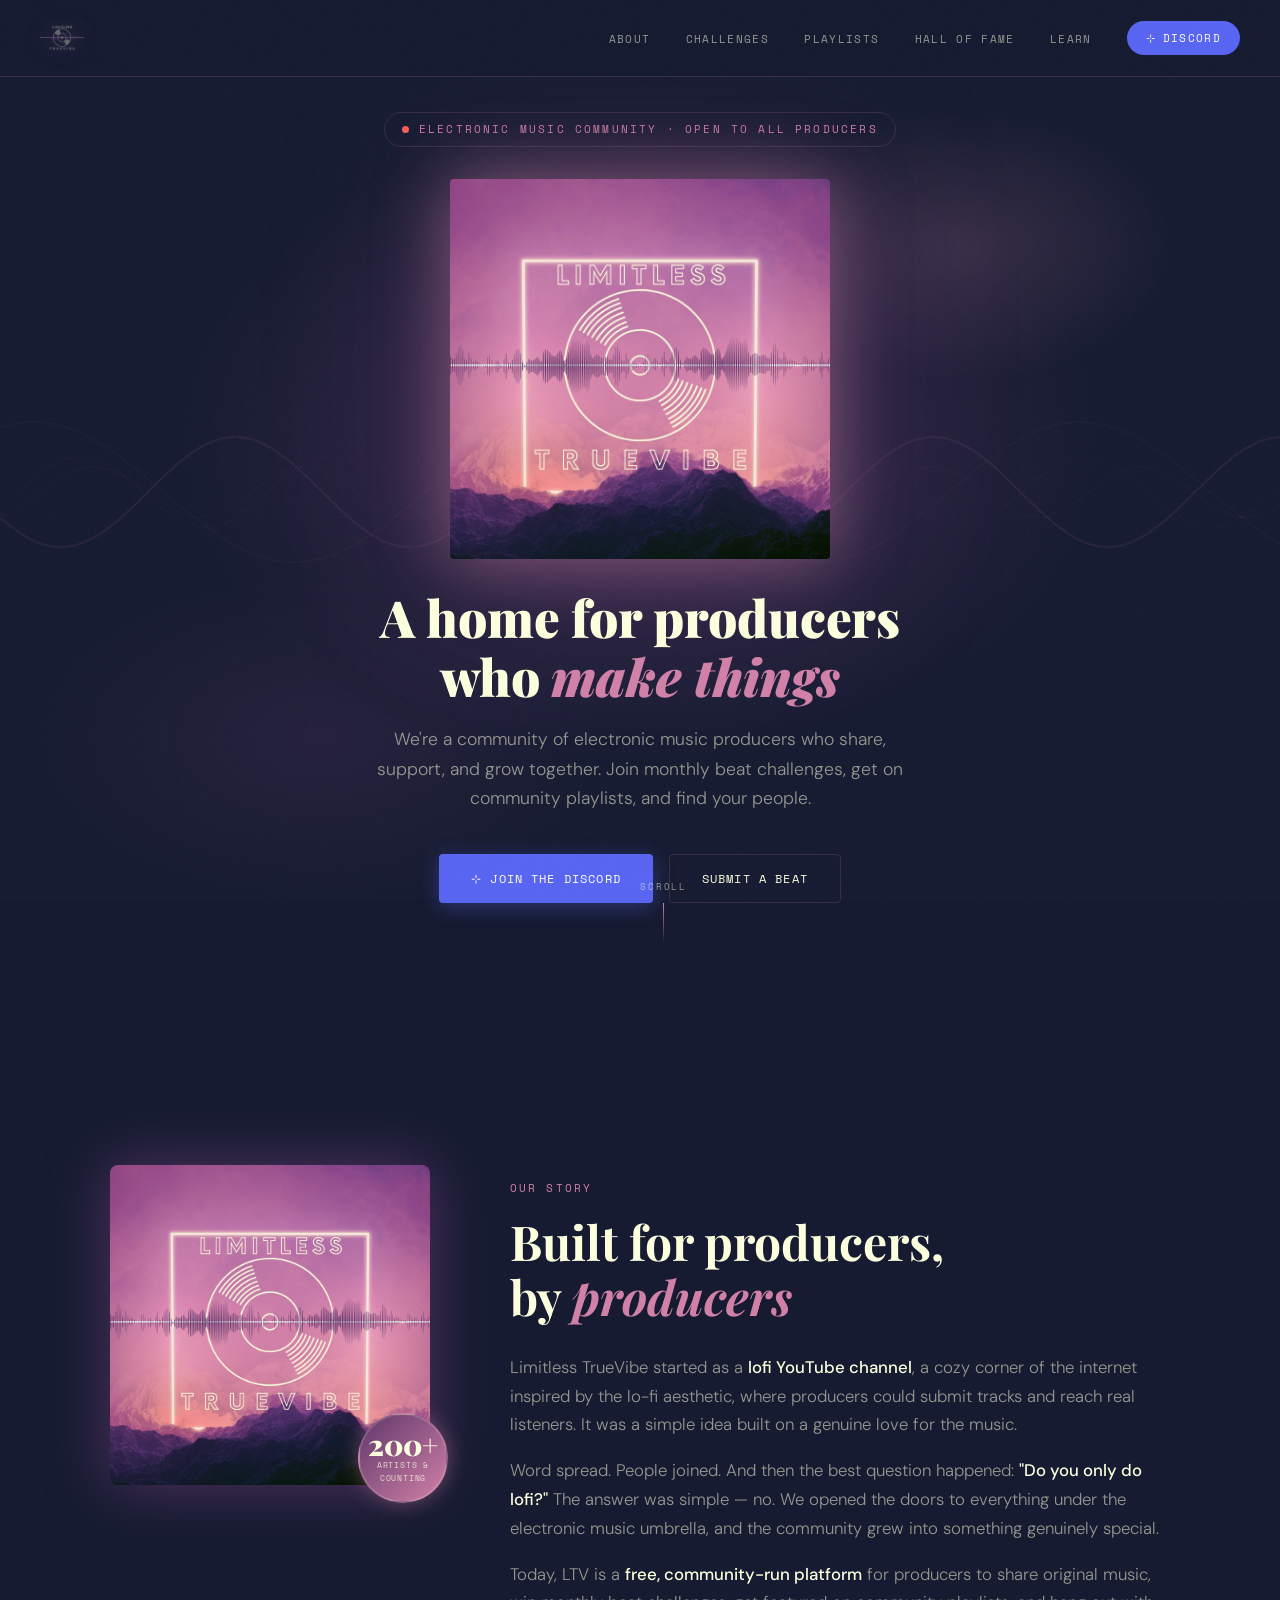
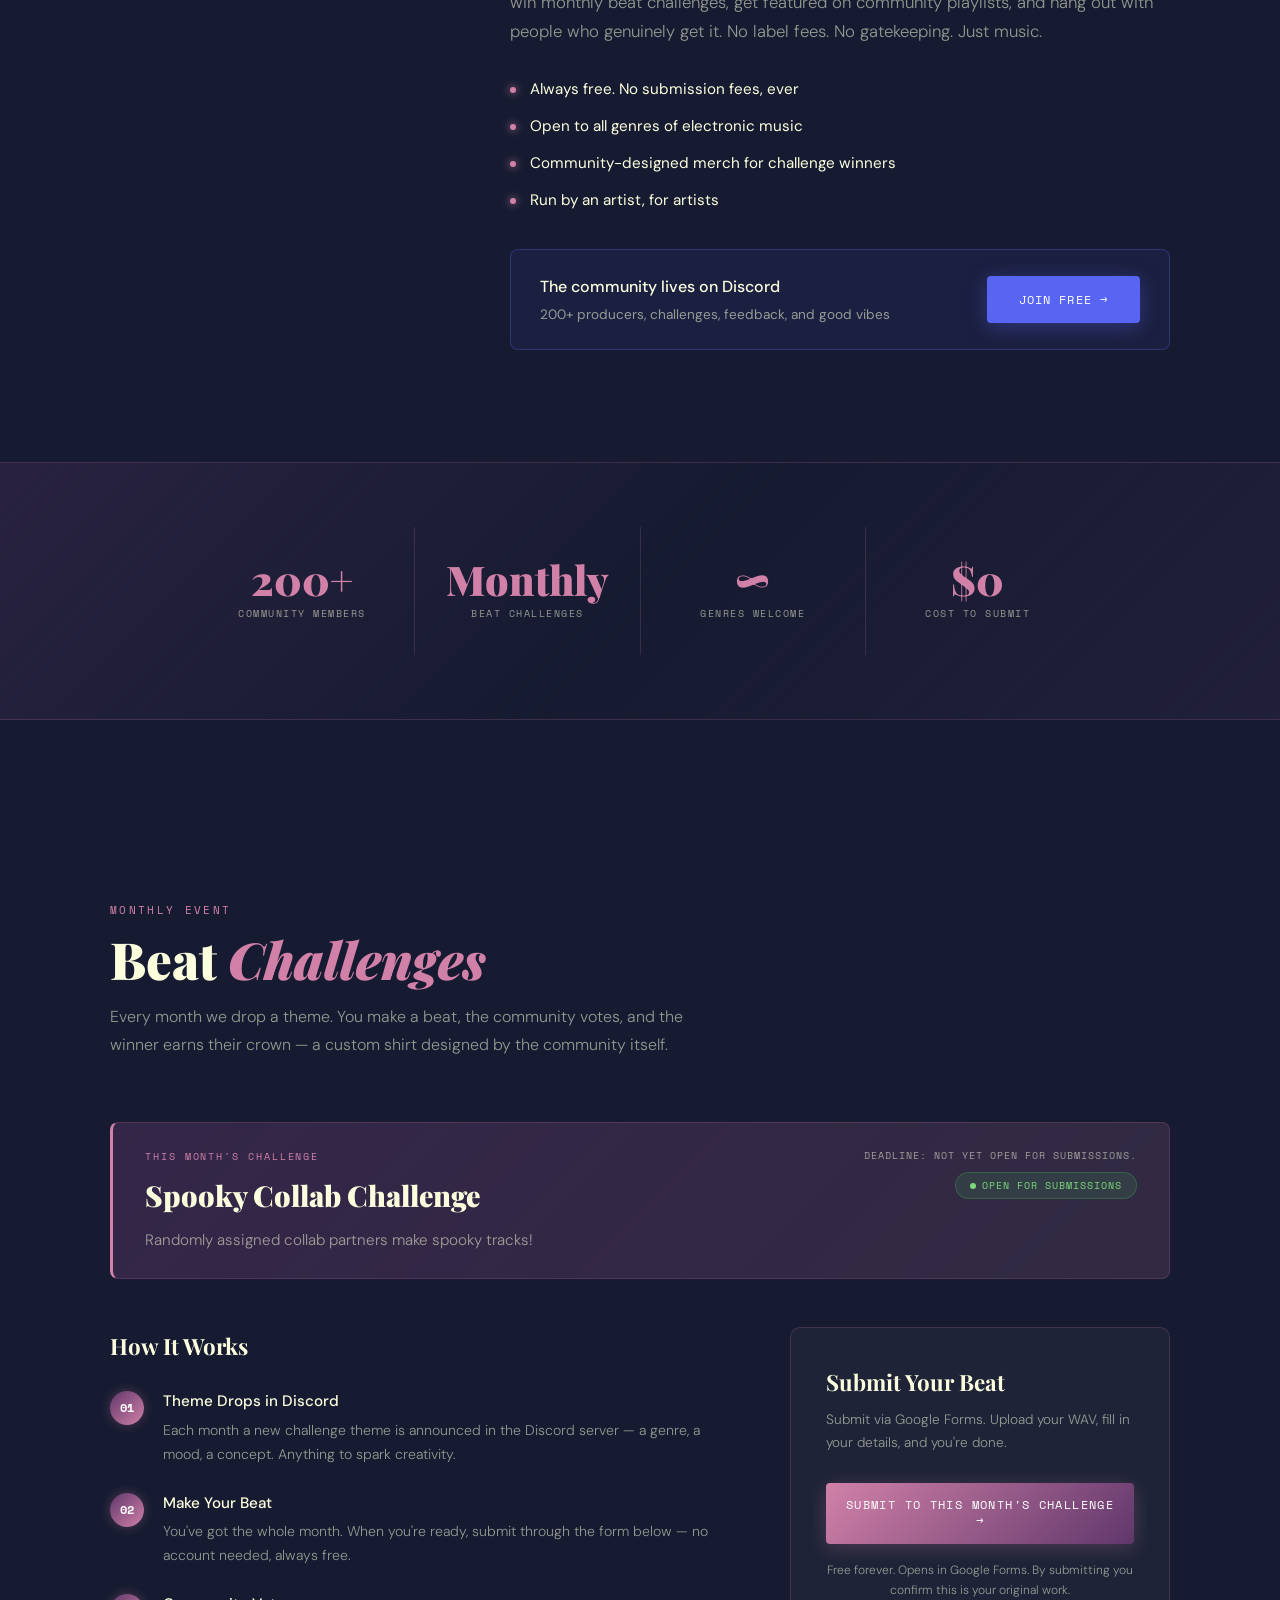
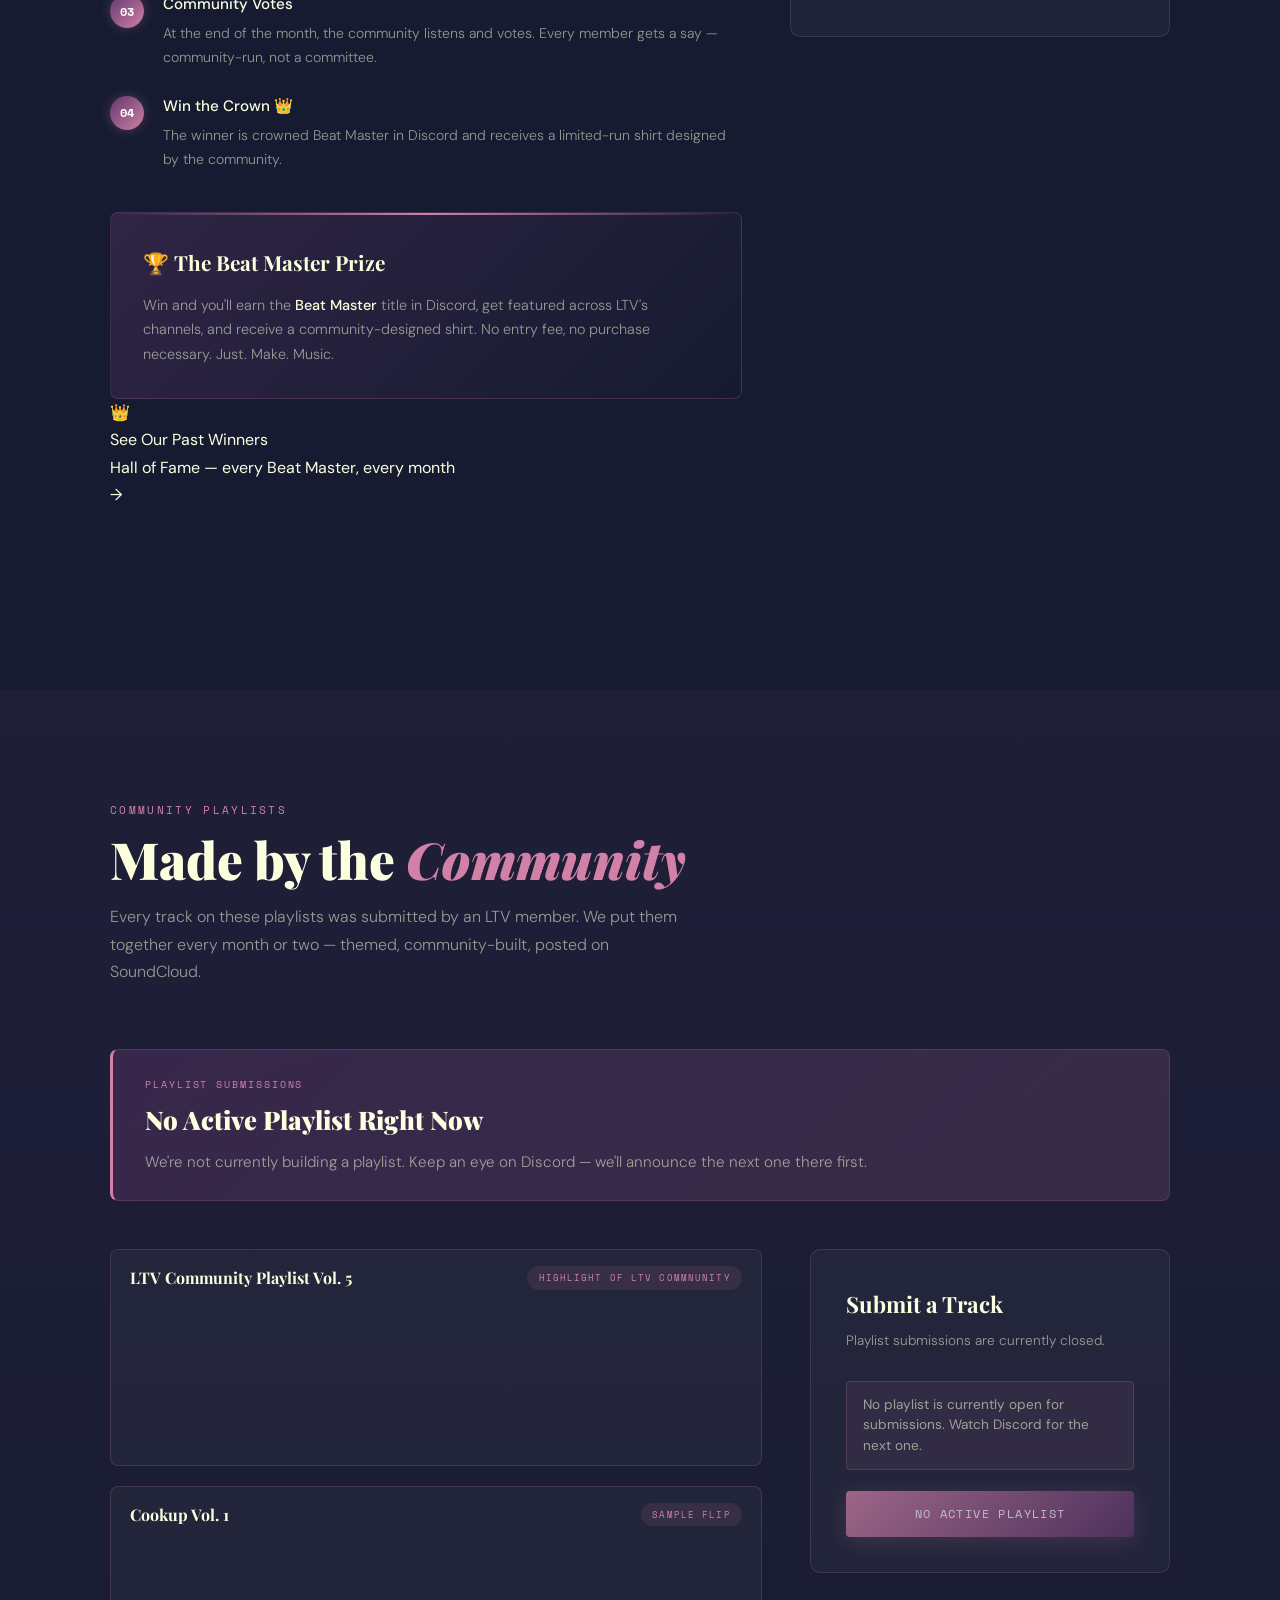
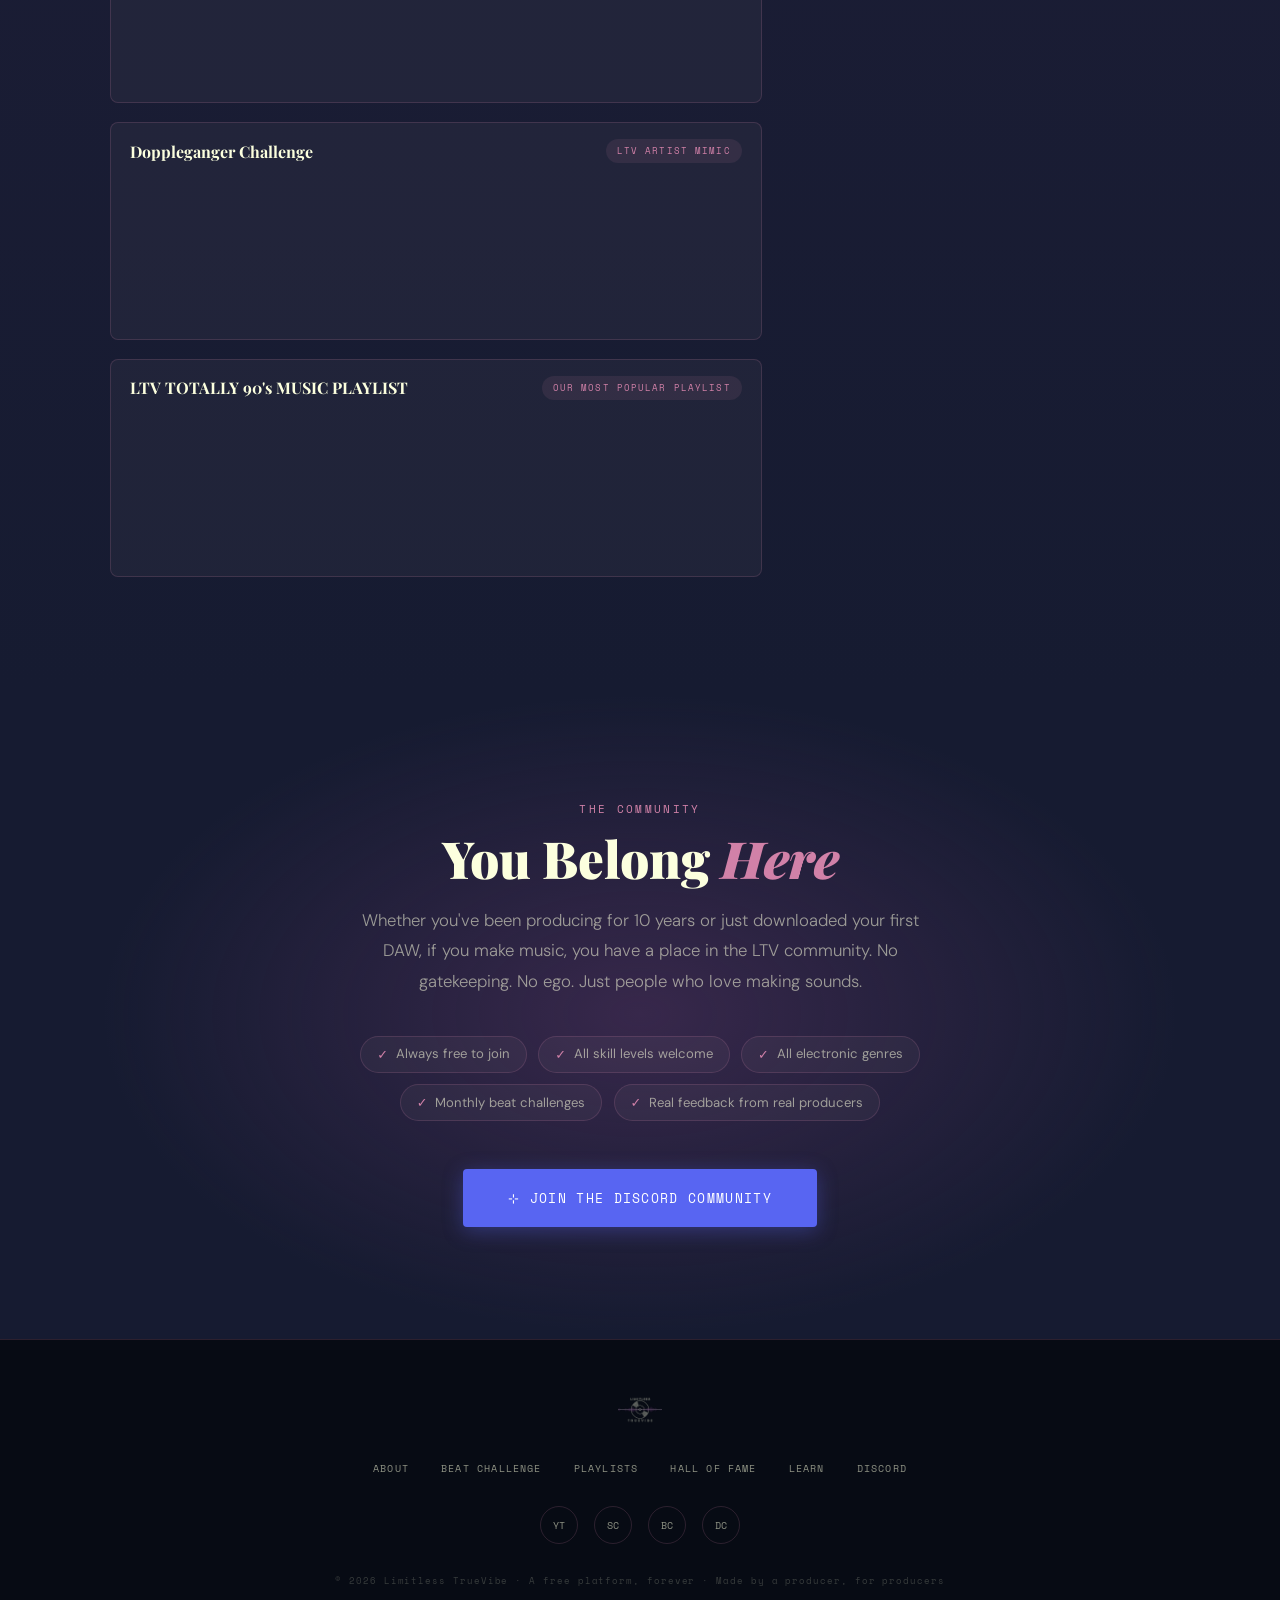
<file: index.html>
<!DOCTYPE html>
<html lang="en">
<head>
  <meta charset="UTF-8">
  <meta name="viewport" content="width=device-width, initial-scale=1.0">
  <meta name="description" content="Limitless TrueVibe — A free community for electronic music producers. Join monthly beat challenges, get on community playlists, and find your people.">
  <meta name="theme-color" content="#161b31">
  <meta property="og:title" content="Limitless TrueVibe">
  <meta property="og:description" content="A free community for electronic music producers. Beat challenges, playlists, and good vibes.">
  <meta property="og:image" content="assets/images/logo-hero.jpg">
  <meta property="og:type" content="website">
  <title>Limitless TrueVibe — A Home for Electronic Music Producers</title>
  <link rel="preconnect" href="https://fonts.googleapis.com">
  <link rel="preconnect" href="https://fonts.gstatic.com" crossorigin>
  <link href="https://fonts.googleapis.com/css2?family=Playfair+Display:ital,wght@0,700;0,900;1,700&family=DM+Sans:wght@300;400;500&family=Space+Mono:wght@400;700&display=swap" rel="stylesheet">
  <link rel="stylesheet" href="styles.css">
  <link rel="icon" type="image/png" href="assets/images/logo-hero.jpg">
</head>
<body>

  <!-- NAV -->
  <nav id="navbar">
    <a href="#hero" class="nav-logo-link">
      <img class="nav-logo" src="assets/images/logo-no-bg.png" alt="Limitless TrueVibe">
    </a>
    <ul class="nav-links">
      <li><a href="#about">About</a></li>
      <li><a href="#challenges">Challenges</a></li>
      <li><a href="#playlists">Playlists</a></li>
      <li><a href="halloffame.html">Hall of Fame</a></li>
      <li><a href="learn.html">Learn</a></li>
      <li><a href="https://discord.gg/AFdeZHfDZN" target="_blank" rel="noopener" class="nav-discord"><span>⊹</span> Discord</a></li>
    </ul>
    <button class="nav-hamburger" id="navHamburger" aria-label="Open menu">
      <span></span><span></span><span></span>
    </button>
  </nav>

  <div class="mobile-menu" id="mobileMenu">
    <ul>
      <li><a href="#about" class="mobile-link">About</a></li>
      <li><a href="#challenges" class="mobile-link">Challenges</a></li>
      <li><a href="#playlists" class="mobile-link">Playlists</a></li>
      <li><a href="halloffame.html" class="mobile-link">Hall of Fame</a></li>
      <li><a href="learn.html" class="mobile-link">Learn</a></li>
      <li><a href="https://discord.gg/AFdeZHfDZN" target="_blank" rel="noopener" class="mobile-link mobile-discord">Join the Discord</a></li>
    </ul>
  </div>

  <!-- HERO -->
  <section id="hero">
    <div class="hero-glow" aria-hidden="true"></div>
    <div class="particles" id="particles" aria-hidden="true"></div>
    <canvas class="hero-wave-canvas" id="heroWaveCanvas" aria-hidden="true"></canvas>
    <div class="hero-content">
      <div class="hero-eyebrow">
        <span class="live-dot" aria-hidden="true"></span>
        Electronic Music Community &middot; Open to All Producers
      </div>
      <img class="hero-logo" src="assets/images/logo-hero.jpg" alt="Limitless TrueVibe">
      <h1 class="hero-headline">A home for producers<br>who <em>make things</em></h1>
      <p class="hero-sub">We're a community of electronic music producers who share, support, and grow together. Join monthly beat challenges, get on community playlists, and find your people.</p>
      <div class="hero-actions">
        <a href="https://discord.gg/AFdeZHfDZN" target="_blank" rel="noopener" class="btn btn-discord">⊹ Join the Discord</a>
        <a href="#challenges" class="btn btn-outline">Submit a Beat</a>
      </div>
    </div>
    <div class="scroll-hint" aria-hidden="true">
      <span>Scroll</span>
      <div class="scroll-arrow"></div>
    </div>
  </section>

  <div class="wave-strip" id="ws1" aria-hidden="true"></div>

  <!-- ABOUT -->
  <section id="about">
    <div class="about-wrap">
      <div class="about-left reveal">
        <img class="about-logo-img" src="assets/images/logo-hero.jpg" alt="Limitless TrueVibe Logo">
        <div class="about-badge" aria-label="200+ community members">
          <span class="badge-num">200+</span>
          <span class="badge-label">Artists &<br>Counting</span>
        </div>
      </div>
      <div class="about-right reveal reveal-d1">
        <span class="tag-line">Our Story</span>
        <h2 class="about-headline">Built for producers,<br>by <em>producers</em></h2>
        <p class="about-body">Limitless TrueVibe started as a <strong>lofi YouTube channel</strong>, a cozy corner of the internet inspired by the lo-fi aesthetic, where producers could submit tracks and reach real listeners. It was a simple idea built on a genuine love for the music.</p>
        <p class="about-body">Word spread. People joined. And then the best question happened: <strong>"Do you only do lofi?"</strong> The answer was simple — no. We opened the doors to everything under the electronic music umbrella, and the community grew into something genuinely special.</p>
        <p class="about-body">Today, LTV is a <strong>free, community-run platform</strong> for producers to share original music, win monthly beat challenges, get featured on community playlists, and hang out with people who genuinely get it. No label fees. No gatekeeping. Just music.</p>
        <ul class="about-values">
          <li><span class="value-dot" aria-hidden="true"></span> Always free. No submission fees, ever</li>
          <li><span class="value-dot" aria-hidden="true"></span> Open to all genres of electronic music</li>
          <li><span class="value-dot" aria-hidden="true"></span> Community-designed merch for challenge winners</li>
          <li><span class="value-dot" aria-hidden="true"></span> Run by an artist, for artists</li>
        </ul>
        <div class="about-discord-cta">
          <div class="discord-cta-text">
            <p>The community lives on Discord</p>
            <p>200+ producers, challenges, feedback, and good vibes</p>
          </div>
          <a href="https://discord.gg/AFdeZHfDZN" target="_blank" rel="noopener" class="btn btn-discord">Join Free →</a>
        </div>
      </div>
    </div>
  </section>

  <!-- STATS -->
  <div id="stats">
    <div class="stats-row">
      <div class="stat-block reveal"><div class="stat-num">200+</div><div class="stat-lbl">Community Members</div></div>
      <div class="stat-block reveal reveal-d1"><div class="stat-num">Monthly</div><div class="stat-lbl">Beat Challenges</div></div>
      <div class="stat-block reveal reveal-d2"><div class="stat-num">∞</div><div class="stat-lbl">Genres Welcome</div></div>
      <div class="stat-block reveal reveal-d3"><div class="stat-num">$0</div><div class="stat-lbl">Cost to Submit</div></div>
    </div>
  </div>

  <div class="wave-strip" id="ws2" aria-hidden="true"></div>

  <!-- BEAT CHALLENGES -->
  <section id="challenges">
    <div class="challenges-inner">
      <div class="section-header reveal">
        <span class="section-tag">Monthly Event</span>
        <h2 class="section-h">Beat <em>Challenges</em></h2>
        <p class="section-sub">Every month we drop a theme. You make a beat, the community votes, and the winner earns their crown — a custom shirt designed by the community itself.</p>
      </div>

      <!-- Challenge banner — populated by script.js -->
      <div class="current-challenge-banner reveal" id="challengeBanner"></div>

      <div class="challenge-layout">
        <div class="challenge-info reveal reveal-d1">
          <h3 class="challenge-sub-h">How It Works</h3>
          <ol class="how-it-works">
            <li class="step">
              <span class="step-num" aria-hidden="true">01</span>
              <div class="step-text"><h4>Theme Drops in Discord</h4><p>Each month a new challenge theme is announced in the Discord server — a genre, a mood, a concept. Anything to spark creativity.</p></div>
            </li>
            <li class="step">
              <span class="step-num" aria-hidden="true">02</span>
              <div class="step-text"><h4>Make Your Beat</h4><p>You've got the whole month. When you're ready, submit through the form below — no account needed, always free.</p></div>
            </li>
            <li class="step">
              <span class="step-num" aria-hidden="true">03</span>
              <div class="step-text"><h4>Community Votes</h4><p>At the end of the month, the community listens and votes. Every member gets a say — community-run, not a committee.</p></div>
            </li>
            <li class="step">
              <span class="step-num" aria-hidden="true">04</span>
              <div class="step-text"><h4>Win the Crown 👑</h4><p>The winner is crowned Beat Master in Discord and receives a limited-run shirt designed by the community.</p></div>
            </li>
          </ol>
          <div class="prize-card">
            <h4>🏆 The Beat Master Prize</h4>
            <p>Win and you'll earn the <strong>Beat Master</strong> title in Discord, get featured across LTV's channels, and receive a community-designed shirt. No entry fee, no purchase necessary. Just. Make. Music.</p>
          </div>

          <!-- Past winners link -->
          <div class="hof-cta reveal reveal-d2">
            <a href="halloffame.html" class="hof-cta-link">
              <span class="hof-cta-crown">👑</span>
              <div>
                <div class="hof-cta-title">See Our Past Winners</div>
                <div class="hof-cta-sub">Hall of Fame — every Beat Master, every month</div>
              </div>
              <span class="hof-cta-arrow">→</span>
            </a>
          </div>
        </div>

        <!-- Challenge submission card — populated by script.js -->
        <div class="challenge-form-wrap reveal reveal-d2">
          <div class="form-card" id="challengeFormCard"></div>
        </div>
      </div>
    </div>
  </section>

  <div class="wave-strip" id="ws3" aria-hidden="true"></div>

  <!-- PLAYLISTS -->
  <section id="playlists">
    <div class="playlists-inner">
      <div class="section-header reveal">
        <span class="section-tag">Community Playlists</span>
        <h2 class="section-h">Made by the <em>Community</em></h2>
        <p class="section-sub">Every track on these playlists was submitted by an LTV member. We put them together every month or two — themed, community-built, posted on SoundCloud.</p>
      </div>

      <!-- Playlist banner — populated by script.js -->
      <div class="current-playlist-banner reveal" id="playlistBanner"></div>

      <div class="playlists-layout">
        <div class="playlists-embeds reveal" id="playlistEmbeds"></div>

        <!-- Playlist submission card — populated by script.js -->
        <div class="playlist-form-wrap reveal reveal-d1">
          <div class="form-card" id="playlistFormCard"></div>
        </div>
      </div>
    </div>
  </section>

  <!-- JOIN CTA -->
  <section id="join">
    <div class="join-inner">
      <div class="reveal">
        <span class="section-tag">The Community</span>
        <h2 class="section-h join-h">You Belong <em>Here</em></h2>
        <p class="join-body">Whether you've been producing for 10 years or just downloaded your first DAW, if you make music, you have a place in the LTV community. No gatekeeping. No ego. Just people who love making sounds.</p>
      </div>
      <ul class="join-facts reveal reveal-d1">
        <li class="join-fact">Always free to join</li>
        <li class="join-fact">All skill levels welcome</li>
        <li class="join-fact">All electronic genres</li>
        <li class="join-fact">Monthly beat challenges</li>
        <li class="join-fact">Real feedback from real producers</li>
      </ul>
      <div class="reveal reveal-d2">
        <a href="https://discord.gg/AFdeZHfDZN" target="_blank" rel="noopener" class="btn btn-discord btn-join-big">⊹ Join the Discord Community</a>
      </div>
    </div>
  </section>

  <!-- FOOTER -->
  <footer id="footer">
    <img class="footer-logo" src="assets/images/logo-no-bg.png" alt="Limitless TrueVibe">
    <nav class="footer-nav" aria-label="Footer navigation">
      <a href="#about">About</a>
      <a href="#challenges">Beat Challenge</a>
      <a href="#playlists">Playlists</a>
      <a href="halloffame.html">Hall of Fame</a>
      <a href="learn.html">Learn</a>
      <a href="https://discord.gg/AFdeZHfDZN" target="_blank" rel="noopener">Discord</a>
    </nav>
    <div class="footer-socials">
      <a href="http://youtube.com/@limitlesstruevibe" target="_blank" rel="noopener" class="soc" aria-label="YouTube">YT</a>
      <a href="https://soundcloud.com/limitless_truevibe" target="_blank" rel="noopener" class="soc" aria-label="SoundCloud">SC</a>
      <a href="https://limitlesstruevibe.bandcamp.com/album/starlit-signals-a-truevibe-compilation" target="_blank" rel="noopener" class="soc" aria-label="Bandcamp">BC</a>
      <a href="https://discord.gg/AFdeZHfDZN" target="_blank" rel="noopener" class="soc" aria-label="Discord">DC</a>
    </div>
    <p class="footer-copy">&copy; <span id="footerYear"></span> Limitless TrueVibe &middot; A free platform, forever &middot; Made by a producer, for producers</p>
  </footer>

  <!-- ADMIN PANEL — visible at ?admin=1 -->
  <button class="admin-fab" id="adminFab" aria-label="Open admin panel">⚙ Manage Content</button>
  <div class="admin-modal-overlay" id="adminOverlay">
    <div class="admin-modal">
      <button class="admin-close" id="adminClose" aria-label="Close">✕</button>
      <h2>⚙ Manage Content</h2>
      <p class="admin-sub">Changes save instantly and apply site-wide. Copy values back into script.js to make them permanent.</p>

      <div class="admin-tabs">
        <button class="admin-tab active" data-panel="challenge">Challenge</button>
        <button class="admin-tab" data-panel="playlist">Playlist</button>
        <button class="admin-tab" data-panel="links">Links</button>
      </div>

      <!-- Challenge tab -->
      <div class="admin-panel active" id="adminPanelChallenge">
        <div class="field"><label for="adminChallengeTitle">Challenge Name</label><input id="adminChallengeTitle" type="text"></div>
        <div class="field"><label for="adminChallengeDesc">Description</label><textarea id="adminChallengeDesc"></textarea></div>
        <div class="field"><label for="adminChallengeDeadline">Deadline (display text)</label><input id="adminChallengeDeadline" type="text" placeholder="e.g. May 31, 2026"></div>
        <div class="field">
          <label for="adminChallengeType">Challenge Type</label>
          <select id="adminChallengeType">
            <option value="standard">Standard</option>
            <option value="mimic">Mimic / Doppelganger</option>
          </select>
        </div>
        <div class="admin-toggle-row">
          <span class="admin-toggle-label">Submissions Open</span>
          <label class="toggle-switch">
            <input type="checkbox" id="adminChallengeOpen">
            <span class="toggle-track"></span>
          </label>
        </div>
        <div class="admin-toggle-row">
          <span class="admin-toggle-label">Voting Active</span>
          <label class="toggle-switch">
            <input type="checkbox" id="adminChallengeVoting">
            <span class="toggle-track"></span>
          </label>
        </div>
        <button class="admin-save-btn" id="saveChallenge">Save Challenge</button>
      </div>

      <!-- Playlist tab -->
      <div class="admin-panel" id="adminPanelPlaylist">
        <div class="field"><label for="adminPlaylistTitle">Playlist Name</label><input id="adminPlaylistTitle" type="text"></div>
        <div class="field"><label for="adminPlaylistDesc">Description / Theme</label><textarea id="adminPlaylistDesc"></textarea></div>
        <div class="field"><label for="adminPlaylistDeadline">Submission Deadline</label><input id="adminPlaylistDeadline" type="text" placeholder="e.g. June 15, 2026"></div>
        <div class="admin-toggle-row">
          <span class="admin-toggle-label">Submissions Open</span>
          <label class="toggle-switch">
            <input type="checkbox" id="adminPlaylistOpen">
            <span class="toggle-track"></span>
          </label>
        </div>
        <button class="admin-save-btn" id="savePlaylist">Save Playlist</button>
      </div>

      <!-- Links tab -->
      <div class="admin-panel" id="adminPanelLinks">
        <p class="admin-sub" style="margin-bottom:1.2rem;">Paste your Google Form URLs here. Toggle switches control whether the buttons show on the site.</p>
        <div class="field"><label for="adminChallengeFormUrl">Challenge Submission Form URL</label><input id="adminChallengeFormUrl" type="url" placeholder="https://forms.google.com/..."></div>
        <div class="field"><label for="adminVotingFormUrl">Voting Form URL</label><input id="adminVotingFormUrl" type="url" placeholder="https://forms.google.com/..."></div>
        <div class="field"><label for="adminPlaylistFormUrl">Playlist Submission Form URL</label><input id="adminPlaylistFormUrl" type="url" placeholder="https://forms.google.com/..."></div>
        <button class="admin-save-btn" id="saveLinks">Save Links</button>
      </div>

    </div>
  </div>

  <script src="script.js"></script>
</body>
</html>
</file>
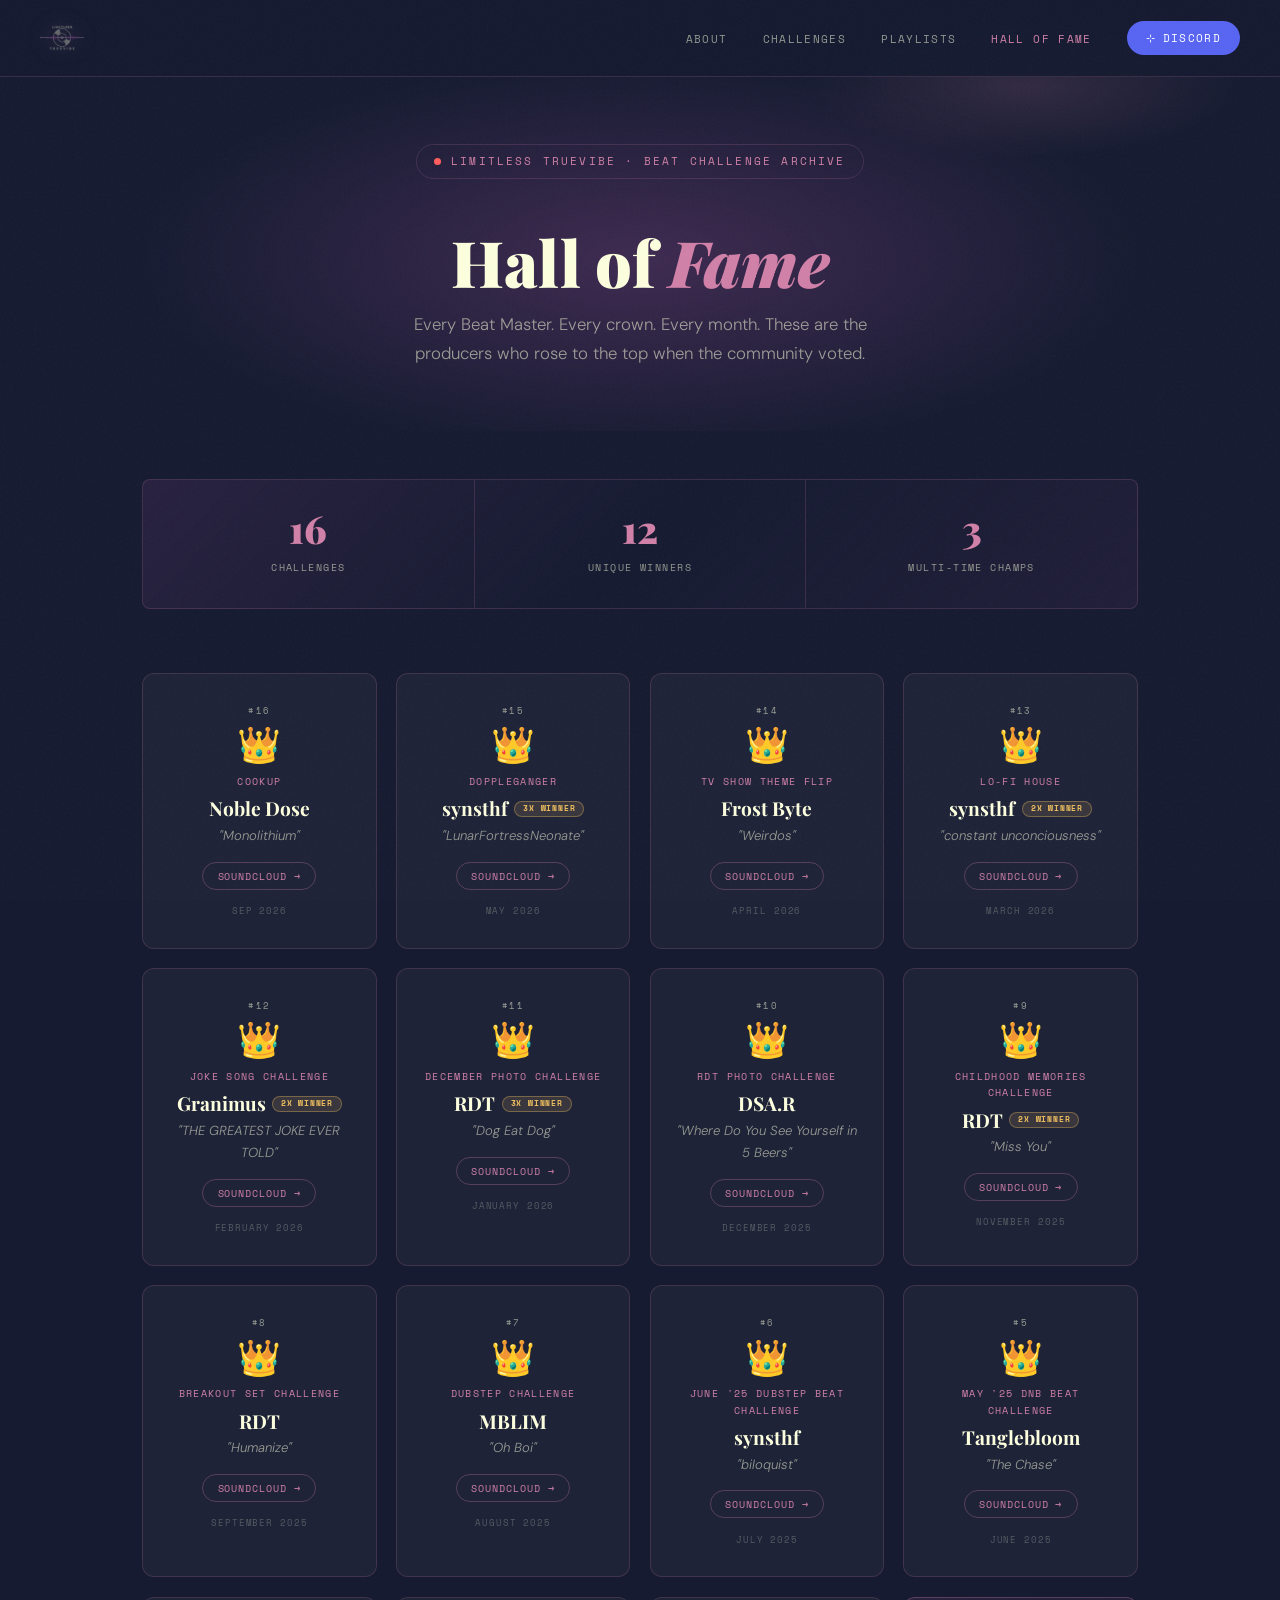
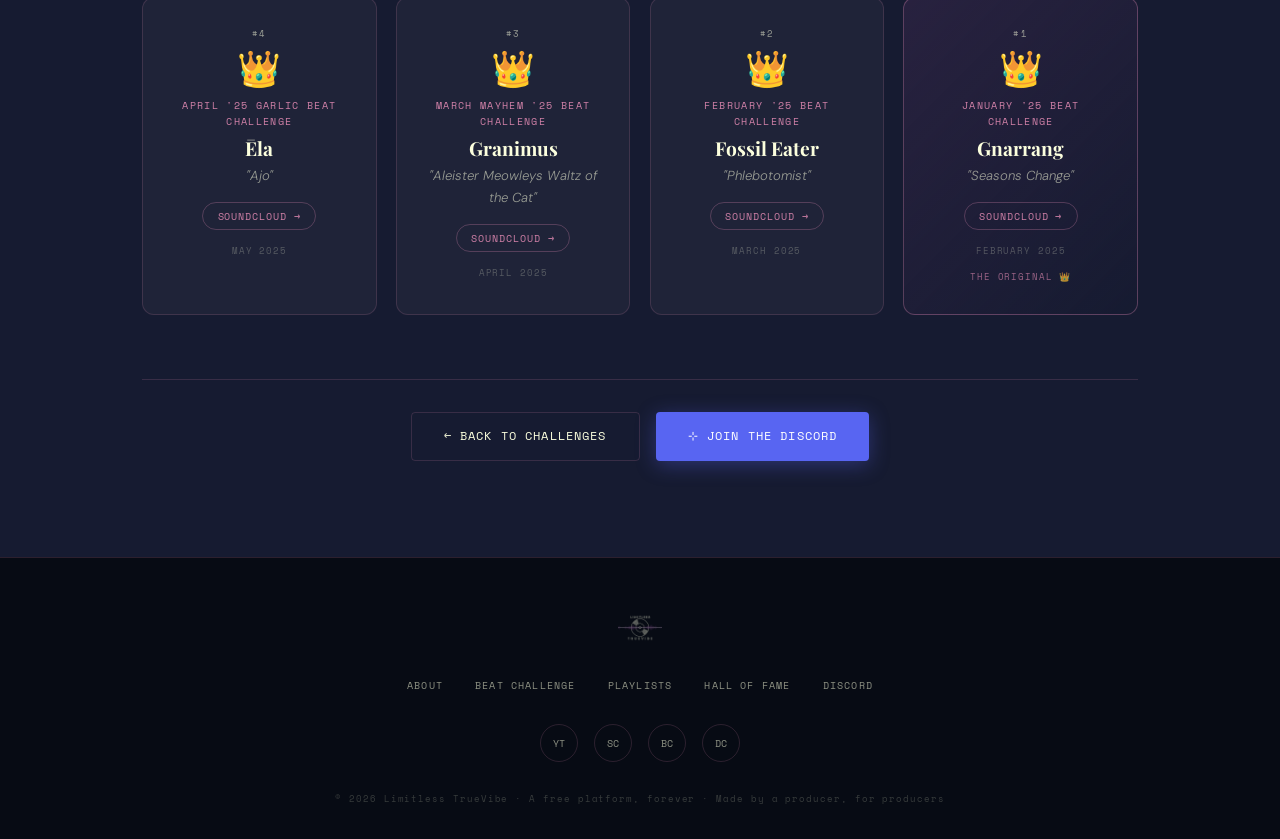
<file: halloffame.html>
<!DOCTYPE html>
<html lang="en">
<head>
  <meta charset="UTF-8">
  <meta name="viewport" content="width=device-width, initial-scale=1.0">
  <meta name="description" content="Limitless TrueVibe Hall of Fame — every Beat Master, every month.">
  <meta name="theme-color" content="#161b31">
  <title>Hall of Fame — Limitless TrueVibe</title>
  <link rel="preconnect" href="https://fonts.googleapis.com">
  <link rel="preconnect" href="https://fonts.gstatic.com" crossorigin>
  <link href="https://fonts.googleapis.com/css2?family=Playfair+Display:ital,wght@0,700;0,900;1,700&family=DM+Sans:wght@300;400;500&family=Space+Mono:wght@400;700&display=swap" rel="stylesheet">
  <link rel="stylesheet" href="styles.css">
  <link rel="stylesheet" href="halloffame.css">
  <link rel="icon" type="image/png" href="assets/images/logo-hero.jpg">
</head>
<body>

  <!-- NAV -->
  <nav id="navbar">
    <a href="index.html" class="nav-logo-link">
      <img class="nav-logo" src="assets/images/logo-no-bg.png" alt="Limitless TrueVibe">
    </a>
    <ul class="nav-links">
      <li><a href="index.html#about">About</a></li>
      <li><a href="index.html#challenges">Challenges</a></li>
      <li><a href="index.html#playlists">Playlists</a></li>
      <li><a href="halloffame.html" class="nav-active">Hall of Fame</a></li>
      <li><a href="https://discord.gg/AFdeZHfDZN" target="_blank" rel="noopener" class="nav-discord"><span>⊹</span> Discord</a></li>
    </ul>
    <button class="nav-hamburger" id="navHamburger" aria-label="Open menu">
      <span></span><span></span><span></span>
    </button>
  </nav>

  <div class="mobile-menu" id="mobileMenu">
    <ul>
      <li><a href="index.html#about" class="mobile-link">About</a></li>
      <li><a href="index.html#challenges" class="mobile-link">Challenges</a></li>
      <li><a href="index.html#playlists" class="mobile-link">Playlists</a></li>
      <li><a href="halloffame.html" class="mobile-link">Hall of Fame</a></li>
      <li><a href="https://discord.gg/AFdeZHfDZN" target="_blank" rel="noopener" class="mobile-link mobile-discord">Join the Discord</a></li>
    </ul>
  </div>

  <!-- HERO -->
  <section class="hof-hero">
    <div class="hof-hero-glow" aria-hidden="true"></div>
    <div class="hof-hero-content">
      <div class="hero-eyebrow">
        <span class="live-dot" aria-hidden="true"></span>
        Limitless TrueVibe &middot; Beat Challenge Archive
      </div>
      <h1 class="hof-title">Hall of <em>Fame</em></h1>
      <p class="hof-subtitle">Every Beat Master. Every crown. Every month. These are the producers who rose to the top when the community voted.</p>
    </div>
  </section>

  <!-- HALL OF FAME GRID -->
  <main class="hof-main">

    <div class="hof-stats-bar">
      <div class="hof-stat"><span class="hof-stat-num">16</span><span class="hof-stat-lbl">Challenges</span></div>
      <div class="hof-stat"><span class="hof-stat-num">12</span><span class="hof-stat-lbl">Unique Winners</span></div>
      <div class="hof-stat"><span class="hof-stat-num">3</span><span class="hof-stat-lbl">Multi-Time Champs</span></div>
    </div>

    <div class="hof-grid">

      <!-- #16 -->
      <div class="hof-card reveal">
        <div class="hof-card-num">#16</div>
        <div class="hof-card-crown">👑</div>
        <div class="hof-card-challenge">Cookup</div>
        <div class="hof-card-winner">Noble Dose</div>
        <div class="hof-card-track">"Monolithium"</div>
        <a href="https://soundcloud.com/nobledose" target="_blank" rel="noopener" class="hof-sc-btn">SoundCloud →</a>
        <div class="hof-card-date">Sep 2026</div>
      </div>
      
      <!-- #15 -->
      <div class="hof-card reveal">
        <div class="hof-card-num">#15</div>
        <div class="hof-card-crown">👑</div>
        <div class="hof-card-challenge">Doppleganger</div>
        <div class="hof-card-winner">synsthf <span class="hof-multi-badge">3x Winner</span></div>
        <div class="hof-card-track">"LunarFortressNeonate"</div>
        <a href="https://soundcloud.com/synsthf" target="_blank" rel="noopener" class="hof-sc-btn">SoundCloud →</a>
        <div class="hof-card-date">May 2026</div>
      </div>

      <!-- #14 — Most recent first -->
      <div class="hof-card reveal">
        <div class="hof-card-num">#14</div>
        <div class="hof-card-crown">👑</div>
        <div class="hof-card-challenge">TV Show Theme Flip</div>
        <div class="hof-card-winner">Frost Byte</div>
        <div class="hof-card-track">"Weirdos"</div>
        <a href="https://soundcloud.com/danthibodeau" target="_blank" rel="noopener" class="hof-sc-btn">SoundCloud →</a>
        <div class="hof-card-date">April 2026</div>
      </div>

      <!-- #13 -->
      <div class="hof-card reveal">
        <div class="hof-card-num">#13</div>
        <div class="hof-card-crown">👑</div>
        <div class="hof-card-challenge">Lo-Fi House</div>
        <div class="hof-card-winner">synsthf <span class="hof-multi-badge">2x Winner</span></div>
        <div class="hof-card-track">"constant unconciousness"</div>
        <a href="https://soundcloud.com/synsthf" target="_blank" rel="noopener" class="hof-sc-btn">SoundCloud →</a>
        <div class="hof-card-date">March 2026</div>
      </div>

      <!-- #12 -->
      <div class="hof-card reveal">
        <div class="hof-card-num">#12</div>
        <div class="hof-card-crown">👑</div>
        <div class="hof-card-challenge">Joke Song Challenge</div>
        <div class="hof-card-winner">Granimus <span class="hof-multi-badge">2x Winner</span></div>
        <div class="hof-card-track">"THE GREATEST JOKE EVER TOLD"</div>
        <a href="https://soundcloud.com/granimusmusic" target="_blank" rel="noopener" class="hof-sc-btn">SoundCloud →</a>
        <div class="hof-card-date">February 2026</div>
      </div>

      <!-- #11 -->
      <div class="hof-card reveal">
        <div class="hof-card-num">#11</div>
        <div class="hof-card-crown">👑</div>
        <div class="hof-card-challenge">December Photo Challenge</div>
        <div class="hof-card-winner">RDT <span class="hof-multi-badge">3x Winner</span></div>
        <div class="hof-card-track">"Dog Eat Dog"</div>
        <a href="https://soundcloud.com/rdavidtyler" target="_blank" rel="noopener" class="hof-sc-btn">SoundCloud →</a>
        <div class="hof-card-date">January 2026</div>
      </div>

      <!-- #10 -->
      <div class="hof-card reveal">
        <div class="hof-card-num">#10</div>
        <div class="hof-card-crown">👑</div>
        <div class="hof-card-challenge">RDT Photo Challenge</div>
        <div class="hof-card-winner">DSA.R</div>
        <div class="hof-card-track">"Where Do You See Yourself in 5 Beers"</div>
        <a href="https://soundcloud.com/dsa-r-disappointer" target="_blank" rel="noopener" class="hof-sc-btn">SoundCloud →</a>
        <div class="hof-card-date">December 2025</div>
      </div>

      <!-- #9 -->
      <div class="hof-card reveal">
        <div class="hof-card-num">#9</div>
        <div class="hof-card-crown">👑</div>
        <div class="hof-card-challenge">Childhood Memories Challenge</div>
        <div class="hof-card-winner">RDT <span class="hof-multi-badge">2x Winner</span></div>
        <div class="hof-card-track">"Miss You"</div>
        <a href="https://soundcloud.com/rdavidtyler" target="_blank" rel="noopener" class="hof-sc-btn">SoundCloud →</a>
        <div class="hof-card-date">November 2025</div>
      </div>

      <!-- #8 -->
      <div class="hof-card reveal">
        <div class="hof-card-num">#8</div>
        <div class="hof-card-crown">👑</div>
        <div class="hof-card-challenge">Breakout Set Challenge</div>
        <div class="hof-card-winner">RDT</div>
        <div class="hof-card-track">"Humanize"</div>
        <a href="https://soundcloud.com/rdavidtyler" target="_blank" rel="noopener" class="hof-sc-btn">SoundCloud →</a>
        <div class="hof-card-date">September 2025</div>
      </div>

      <!-- #7 -->
      <div class="hof-card reveal">
        <div class="hof-card-num">#7</div>
        <div class="hof-card-crown">👑</div>
        <div class="hof-card-challenge">Dubstep Challenge</div>
        <div class="hof-card-winner">MBLIM</div>
        <div class="hof-card-track">"Oh Boi"</div>
        <a href="http://soundcloud.com/mblim" target="_blank" rel="noopener" class="hof-sc-btn">SoundCloud →</a>
        <div class="hof-card-date">August 2025</div>
      </div>

      <!-- #6 -->
      <div class="hof-card reveal">
        <div class="hof-card-num">#6</div>
        <div class="hof-card-crown">👑</div>
        <div class="hof-card-challenge">June '25 Dubstep Beat Challenge</div>
        <div class="hof-card-winner">synsthf</div>
        <div class="hof-card-track">"biloquist"</div>
        <a href="https://soundcloud.com/synsthf" target="_blank" rel="noopener" class="hof-sc-btn">SoundCloud →</a>
        <div class="hof-card-date">July 2025</div>
      </div>

      <!-- #5 -->
      <div class="hof-card reveal">
        <div class="hof-card-num">#5</div>
        <div class="hof-card-crown">👑</div>
        <div class="hof-card-challenge">May '25 DnB Beat Challenge</div>
        <div class="hof-card-winner">Tanglebloom</div>
        <div class="hof-card-track">"The Chase"</div>
        <a href="https://soundcloud.com/tanglebloom" target="_blank" rel="noopener" class="hof-sc-btn">SoundCloud →</a>
        <div class="hof-card-date">June 2025</div>
      </div>

      <!-- #4 -->
      <div class="hof-card reveal">
        <div class="hof-card-num">#4</div>
        <div class="hof-card-crown">👑</div>
        <div class="hof-card-challenge">April '25 Garlic Beat Challenge</div>
        <div class="hof-card-winner">Ēla</div>
        <div class="hof-card-track">"Ajo"</div>
        <a href="https://soundcloud.com/ela88888888" target="_blank" rel="noopener" class="hof-sc-btn">SoundCloud →</a>
        <div class="hof-card-date">May 2025</div>
      </div>

      <!-- #3 -->
      <div class="hof-card reveal">
        <div class="hof-card-num">#3</div>
        <div class="hof-card-crown">👑</div>
        <div class="hof-card-challenge">March Mayhem '25 Beat Challenge</div>
        <div class="hof-card-winner">Granimus</div>
        <div class="hof-card-track">"Aleister Meowleys Waltz of the Cat"</div>
        <a href="https://soundcloud.com/granimusmusic" target="_blank" rel="noopener" class="hof-sc-btn">SoundCloud →</a>
        <div class="hof-card-date">April 2025</div>
      </div>

      <!-- #2 -->
      <div class="hof-card reveal">
        <div class="hof-card-num">#2</div>
        <div class="hof-card-crown">👑</div>
        <div class="hof-card-challenge">February '25 Beat Challenge</div>
        <div class="hof-card-winner">Fossil Eater</div>
        <div class="hof-card-track">"Phlebotomist"</div>
        <a href="https://soundcloud.com/fossileater" target="_blank" rel="noopener" class="hof-sc-btn">SoundCloud →</a>
        <div class="hof-card-date">March 2025</div>
      </div>

      <!-- #1 -->
      <div class="hof-card hof-card--first reveal">
        <div class="hof-card-num">#1</div>
        <div class="hof-card-crown">👑</div>
        <div class="hof-card-challenge">January '25 Beat Challenge</div>
        <div class="hof-card-winner">Gnarrang</div>
        <div class="hof-card-track">"Seasons Change"</div>
        <a href="https://soundcloud.com/gnarrang" target="_blank" rel="noopener" class="hof-sc-btn">SoundCloud →</a>
        <div class="hof-card-date">February 2025</div>
        <div class="hof-card-og-badge">The Original 👑</div>
      </div>

    </div>

    <!-- Back to site -->
    <div class="hof-back">
      <a href="index.html#challenges" class="btn btn-outline">← Back to Challenges</a>
      <a href="https://discord.gg/AFdeZHfDZN" target="_blank" rel="noopener" class="btn btn-discord">⊹ Join the Discord</a>
    </div>

  </main>

  <!-- FOOTER -->
  <footer id="footer">
    <img class="footer-logo" src="assets/images/logo-no-bg.png" alt="Limitless TrueVibe">
    <nav class="footer-nav" aria-label="Footer navigation">
      <a href="index.html#about">About</a>
      <a href="index.html#challenges">Beat Challenge</a>
      <a href="index.html#playlists">Playlists</a>
      <a href="halloffame.html">Hall of Fame</a>
      <a href="https://discord.gg/AFdeZHfDZN" target="_blank" rel="noopener">Discord</a>
    </nav>
    <div class="footer-socials">
      <a href="http://youtube.com/@limitlesstruevibe" target="_blank" rel="noopener" class="soc" aria-label="YouTube">YT</a>
      <a href="https://soundcloud.com/limitless_truevibe" target="_blank" rel="noopener" class="soc" aria-label="SoundCloud">SC</a>
      <a href="https://limitlesstruevibe.bandcamp.com/album/starlit-signals-a-truevibe-compilation" target="_blank" rel="noopener" class="soc" aria-label="Bandcamp">BC</a>
      <a href="https://discord.gg/AFdeZHfDZN" target="_blank" rel="noopener" class="soc" aria-label="Discord">DC</a>
    </div>
    <p class="footer-copy">&copy; <span id="footerYear"></span> Limitless TrueVibe &middot; A free platform, forever &middot; Made by a producer, for producers</p>
  </footer>

  <script src="script.js"></script>
</body>
</html>
</file>
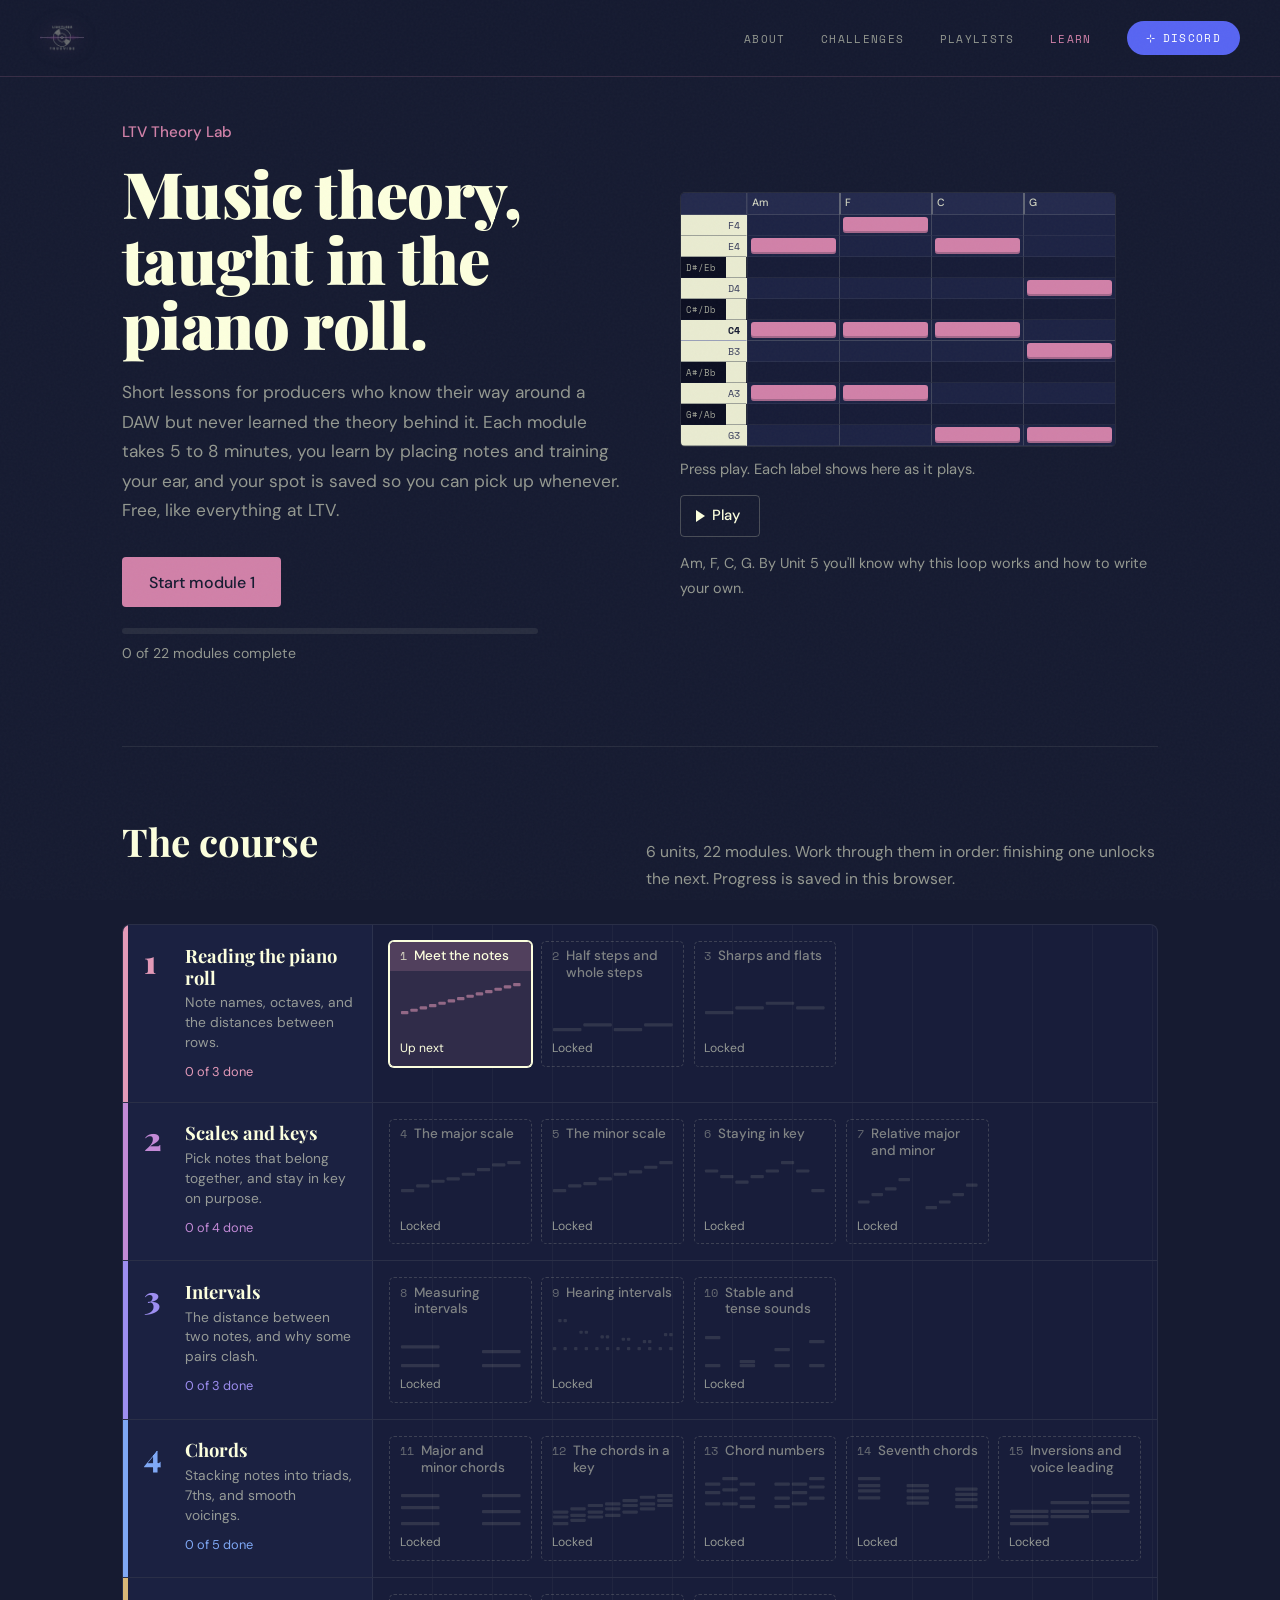
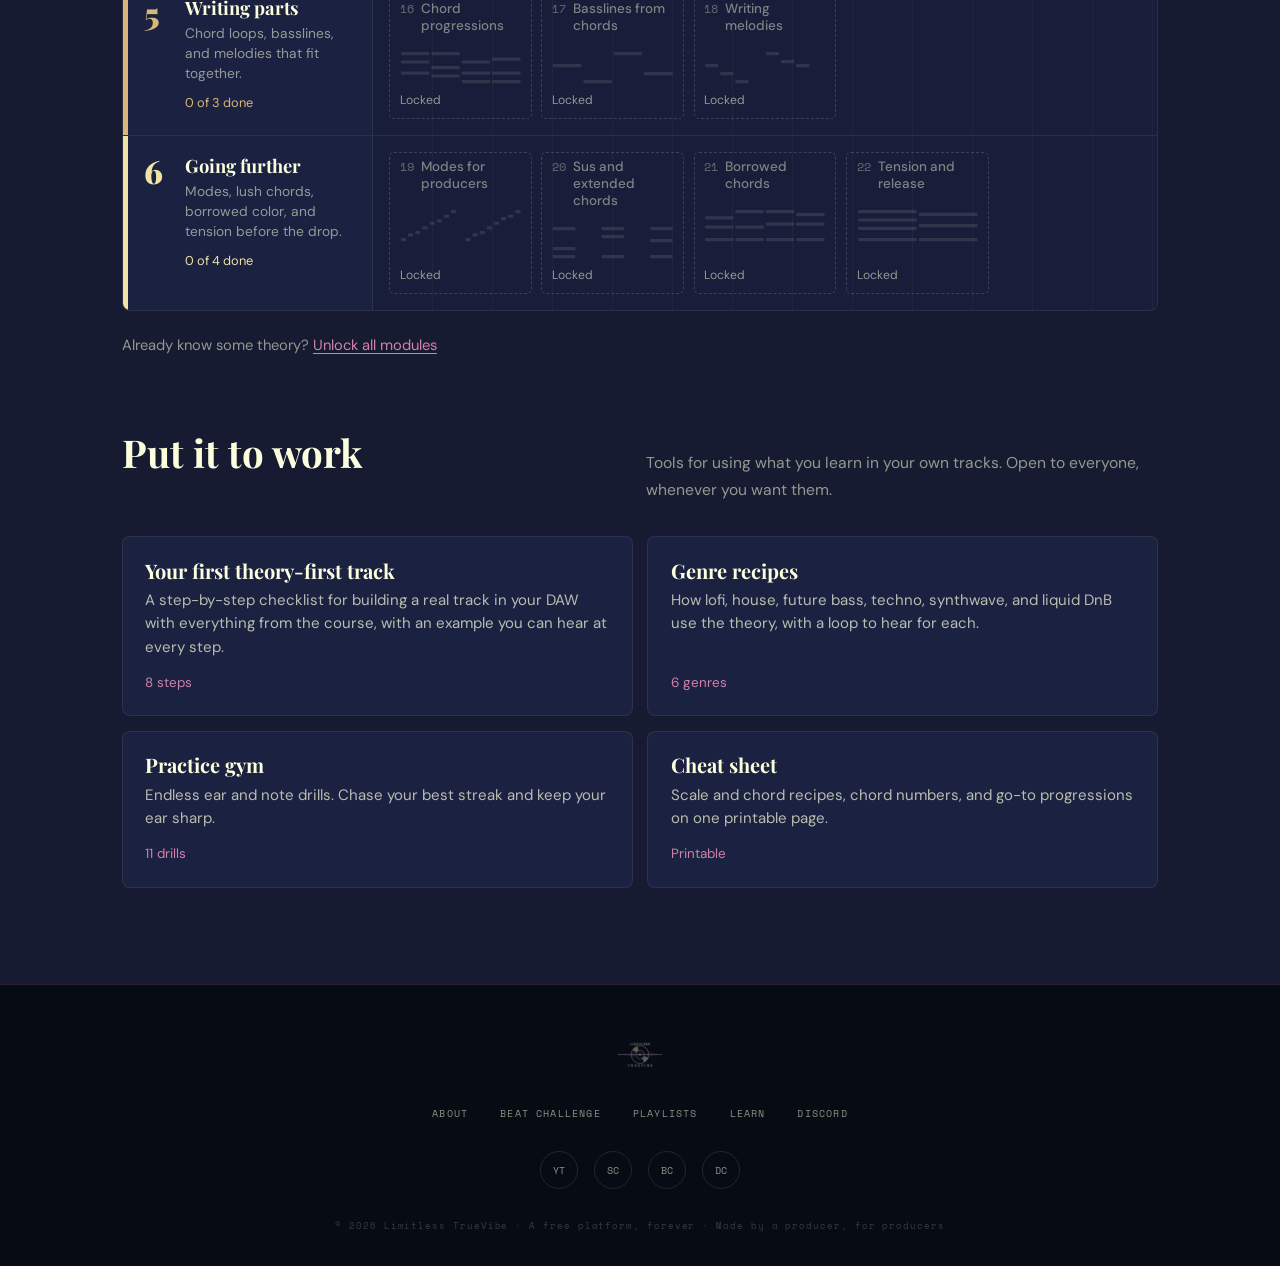
<file: learn.html>
<!DOCTYPE html>
<html lang="en">
<head>
  <meta charset="UTF-8">
  <meta name="viewport" content="width=device-width, initial-scale=1.0">
  <meta name="description" content="LTV Theory Lab — free, bite-sized music theory for electronic music producers. Learn in a piano roll with interactive exercises and ear training.">
  <meta name="theme-color" content="#161b31">
  <meta property="og:title" content="LTV Theory Lab">
  <meta property="og:description" content="Free music theory for producers, taught in the piano roll. Short modules, hands-on exercises, progress that saves.">
  <meta property="og:image" content="assets/images/logo-hero.jpg">
  <meta property="og:type" content="website">
  <title>Theory Lab — Limitless TrueVibe</title>
  <link rel="preconnect" href="https://fonts.googleapis.com">
  <link rel="preconnect" href="https://fonts.gstatic.com" crossorigin>
  <link href="https://fonts.googleapis.com/css2?family=Playfair+Display:ital,wght@0,700;0,900;1,700&family=DM+Sans:wght@300;400;500&family=Space+Mono:wght@400;700&display=swap" rel="stylesheet">
  <!-- Shared site styles first (nav, footer, colors, buttons), then Theory Lab styles -->
  <link rel="stylesheet" href="styles.css">
  <link rel="stylesheet" href="learn.css">
  <link rel="icon" type="image/png" href="assets/images/logo-hero.jpg">
</head>
<body class="learn-page">

  <!-- NAV — same as the main site, links point back to index.html -->
  <nav id="navbar">
    <a href="index.html" class="nav-logo-link">
      <img class="nav-logo" src="assets/images/logo-no-bg.png" alt="Limitless TrueVibe home">
    </a>
    <ul class="nav-links">
      <li><a href="index.html#about">About</a></li>
      <li><a href="index.html#challenges">Challenges</a></li>
      <li><a href="index.html#playlists">Playlists</a></li>
      <li><a href="learn.html" class="nav-current" aria-current="page">Learn</a></li>
      <li><a href="https://discord.gg/AFdeZHfDZN" target="_blank" rel="noopener" class="nav-discord"><span>⊹</span> Discord</a></li>
    </ul>
    <button class="nav-hamburger" id="navHamburger" aria-label="Open menu">
      <span></span><span></span><span></span>
    </button>
  </nav>

  <div class="mobile-menu" id="mobileMenu">
    <ul>
      <li><a href="index.html#about" class="mobile-link">About</a></li>
      <li><a href="index.html#challenges" class="mobile-link">Challenges</a></li>
      <li><a href="index.html#playlists" class="mobile-link">Playlists</a></li>
      <li><a href="learn.html" class="mobile-link">Learn</a></li>
      <li><a href="https://discord.gg/AFdeZHfDZN" target="_blank" rel="noopener" class="mobile-link mobile-discord">Join the Discord</a></li>
    </ul>
  </div>

  <!-- APP — learn.js draws either the course map or a module in here.
       Nothing to edit in this file for new lessons: see learn-content.js -->
  <main id="app" class="lab" tabindex="-1">
    <noscript>
      <p class="lab-noscript">The Theory Lab needs JavaScript turned on to play notes and run the exercises.</p>
    </noscript>
  </main>

  <!-- FOOTER -->
  <footer id="footer">
    <img class="footer-logo" src="assets/images/logo-no-bg.png" alt="Limitless TrueVibe">
    <nav class="footer-nav" aria-label="Footer navigation">
      <a href="index.html#about">About</a>
      <a href="index.html#challenges">Beat Challenge</a>
      <a href="index.html#playlists">Playlists</a>
      <a href="learn.html">Learn</a>
      <a href="https://discord.gg/AFdeZHfDZN" target="_blank" rel="noopener">Discord</a>
    </nav>
    <div class="footer-socials">
      <a href="http://youtube.com/@limitlesstruevibe" target="_blank" rel="noopener" class="soc" aria-label="YouTube">YT</a>
      <a href="https://soundcloud.com/limitless_truevibe" target="_blank" rel="noopener" class="soc" aria-label="SoundCloud">SC</a>
      <a href="https://limitlesstruevibe.bandcamp.com/album/starlit-signals-a-truevibe-compilation" target="_blank" rel="noopener" class="soc" aria-label="Bandcamp">BC</a>
      <a href="https://discord.gg/AFdeZHfDZN" target="_blank" rel="noopener" class="soc" aria-label="Discord">DC</a>
    </div>
    <p class="footer-copy">&copy; <span id="footerYear"></span> Limitless TrueVibe &middot; A free platform, forever &middot; Made by a producer, for producers</p>
  </footer>

  <!-- Content first, then the engine that reads it -->
  <script src="learn-content.js"></script>
  <script src="learn.js"></script>
</body>
</html>
</file>
<file: styles.css>
/* =============================================================================
   LIMITLESS TRUEVIBE — styles.css
   =============================================================================

   TABLE OF CONTENTS
   -----------------
   1.  CSS Variables (design tokens)
   2.  Reset & Base
   3.  Typography helpers
   4.  Utility classes (.btn, .reveal, .wave-strip, .section-tag, etc.)
   5.  Navigation
   6.  Hero Section
   7.  About Section
   8.  Stats Bar
   9.  Beat Challenges Section
   10. Playlists Section
   11. Join / CTA Section
   12. Footer
   13. Animations & Keyframes
   14. Responsive (max-width: 768px)

   BRAND COLORS (for quick reference)
   ------------------------------------
   Cream:   #fcffde   — primary text, light backgrounds
   Dark:    #161b31   — main background
   Pink:    #d181a8   — primary accent, CTAs, highlights
   Purple:  #60376b   — secondary accent, gradients
   White:   #ffffff   — pure white where needed
   Discord: #5865F2   — Discord brand button color

============================================================================= */


/* =============================================================================
   1. CSS VARIABLES
============================================================================= */

:root {
  /* Brand palette */
  --color-cream:    #fcffde;
  --color-dark:     #161b31;
  --color-dark-2:   #1c2240;       /* slightly lighter dark for contrast surfaces */
  --color-pink:     #d181a8;
  --color-purple:   #60376b;
  --color-white:    #ffffff;
  --color-discord:  #5865F2;

  /* Semantic aliases */
  --bg:             var(--color-dark);
  --bg-surface:     var(--color-dark-2);
  --text:           var(--color-cream);
  --text-muted:     rgba(252, 255, 222, 0.55);
  --accent:         var(--color-pink);
  --accent-2:       var(--color-purple);
  --border:         rgba(209, 129, 168, 0.18);
  --surface-mid:    rgba(252, 255, 222, 0.04);

  /* Spacing scale */
  --space-xs:  0.4rem;
  --space-sm:  0.8rem;
  --space-md:  1.5rem;
  --space-lg:  3rem;
  --space-xl:  5rem;
  --space-2xl: 7rem;

  /* Typography */
  --font-display: 'Playfair Display', Georgia, serif;
  --font-body:    'DM Sans', system-ui, sans-serif;
  --font-mono:    'Space Mono', 'Courier New', monospace;

  /* Border radius */
  --radius-sm:   4px;
  --radius-md:   8px;
  --radius-full: 999px;

  /* Transitions */
  --transition: 0.22s ease;
  --transition-slow: 0.8s ease;
}


/* =============================================================================
   2. RESET & BASE
============================================================================= */

*, *::before, *::after {
  box-sizing: border-box;
  margin: 0;
  padding: 0;
}

html {
  scroll-behavior: smooth;
  -webkit-text-size-adjust: 100%;
}

body {
  background: var(--bg);
  color: var(--text);
  font-family: var(--font-body);
  font-size: 1rem;
  line-height: 1.7;
  overflow-x: hidden;
}

/* Grain texture overlay — purely decorative */
body::after {
  content: '';
  position: fixed;
  inset: 0;
  pointer-events: none;
  z-index: 1000;
  opacity: 0.025;
  background-image: url("data:image/svg+xml,%3Csvg viewBox='0 0 512 512' xmlns='http://www.w3.org/2000/svg'%3E%3Cfilter id='n'%3E%3CfeTurbulence type='fractalNoise' baseFrequency='0.75' numOctaves='4' stitchTiles='stitch'/%3E%3C/filter%3E%3Crect width='100%25' height='100%25' filter='url(%23n)'/%3E%3C/svg%3E");
}

img {
  max-width: 100%;
  display: block;
}

a {
  color: inherit;
  text-decoration: none;
}

ul, ol {
  list-style: none;
}

button {
  font-family: inherit;
  cursor: pointer;
}


/* =============================================================================
   3. TYPOGRAPHY HELPERS
   — Used across multiple sections
============================================================================= */

.section-tag {
  display: block;
  font-family: var(--font-mono);
  font-size: 0.66rem;
  letter-spacing: 0.22em;
  text-transform: uppercase;
  color: var(--accent);
  margin-bottom: 0.7rem;
}

.section-h {
  font-family: var(--font-display);
  font-size: clamp(2rem, 4.5vw, 3.2rem);
  font-weight: 900;
  line-height: 1.1;
  margin-bottom: 1rem;
}

.section-h em {
  color: var(--accent);
  font-style: italic;
}

.section-sub {
  font-size: 1rem;
  color: var(--text-muted);
  font-weight: 300;
  max-width: 580px;
}

.section-header {
  margin-bottom: 4rem;
}

.optional {
  font-size: 0.75em;
  color: var(--text-muted);
  font-weight: 300;
}


/* =============================================================================
   4. UTILITY CLASSES
============================================================================= */

/* ── Buttons ── */
.btn {
  display: inline-flex;
  align-items: center;
  gap: 0.5rem;
  padding: 0.85rem 2rem;
  border-radius: var(--radius-sm);
  font-family: var(--font-mono);
  font-size: 0.72rem;
  letter-spacing: 0.1em;
  text-transform: uppercase;
  text-decoration: none;
  cursor: pointer;
  border: none;
  transition: transform var(--transition), box-shadow var(--transition), opacity var(--transition);
  white-space: nowrap;
}

.btn:hover {
  transform: translateY(-2px);
}

.btn-discord {
  background: var(--color-discord);
  color: var(--color-white);
  box-shadow: 0 4px 20px rgba(88, 101, 242, 0.35);
}

.btn-discord:hover {
  box-shadow: 0 6px 28px rgba(88, 101, 242, 0.6);
  color: var(--color-white);
}

.btn-outline {
  background: transparent;
  color: var(--text);
  border: 1px solid var(--border);
}

.btn-outline:hover {
  border-color: var(--accent);
  color: var(--accent);
}

/* ── Scroll reveal ── */
/* Elements start invisible; .visible class added by IntersectionObserver in script.js */
.reveal {
  opacity: 0;
  transform: translateY(30px);
  transition: opacity var(--transition-slow), transform var(--transition-slow);
}

.reveal.visible {
  opacity: 1;
  transform: translateY(0);
}

/* Staggered delays for grouped reveals */
.reveal-d1 { transition-delay: 0.1s; }
.reveal-d2 { transition-delay: 0.2s; }
.reveal-d3 { transition-delay: 0.3s; }
.reveal-d4 { transition-delay: 0.4s; }

/* ── Animated wave strip (bars generated by JS) ── */
.wave-strip {
  width: 100%;
  height: 70px;
  display: flex;
  align-items: center;
  justify-content: center;
  gap: 2.5px;
  background: var(--bg);
  overflow: hidden;
  padding: 10px 0;
}

.wbar {
  width: 2.5px;
  border-radius: 2px;
  background: linear-gradient(to top, var(--accent-2), var(--accent));
  animation: wbAnim 1s ease-in-out infinite alternate;
}


/* =============================================================================
   5. NAVIGATION
============================================================================= */

#navbar {
  position: fixed;
  top: 0; left: 0; right: 0;
  z-index: 200;
  display: flex;
  align-items: center;
  justify-content: space-between;
  padding: 1rem 2.5rem;
  background: rgba(22, 27, 49, 0.9);
  backdrop-filter: blur(16px);
  -webkit-backdrop-filter: blur(16px);
  border-bottom: 1px solid var(--border);
  transition: padding var(--transition);
}

.nav-logo-link {
  display: flex;
  align-items: center;
}

.nav-logo {
  height: 44px;
  width: auto;
  filter: drop-shadow(0 0 10px rgba(209, 129, 168, 0.5));
}

.nav-links {
  display: flex;
  gap: 2.2rem;
  align-items: center;
}

.nav-links a {
  color: var(--text-muted);
  font-family: var(--font-mono);
  font-size: 0.7rem;
  letter-spacing: 0.12em;
  text-transform: uppercase;
  transition: color var(--transition);
}

.nav-links a:hover {
  color: var(--accent);
}

.nav-discord {
  background: var(--color-discord);
  color: var(--color-white) !important;
  padding: 0.5rem 1.2rem;
  border-radius: var(--radius-full);
  font-size: 0.68rem !important;
  display: flex;
  align-items: center;
  gap: 0.4rem;
  transition: opacity var(--transition), transform var(--transition) !important;
}

.nav-discord:hover {
  opacity: 0.88;
  transform: translateY(-1px);
}

/* Hamburger button — hidden on desktop, shown on mobile */
.nav-hamburger {
  display: none;
  flex-direction: column;
  gap: 5px;
  background: none;
  border: none;
  padding: 4px;
}

.nav-hamburger span {
  display: block;
  width: 22px;
  height: 2px;
  background: var(--text);
  border-radius: 2px;
  transition: transform var(--transition), opacity var(--transition);
}

/* Mobile menu drawer */
.mobile-menu {
  display: none;
  position: fixed;
  top: 0; left: 0; right: 0; bottom: 0;
  background: var(--bg);
  z-index: 190;
  flex-direction: column;
  align-items: center;
  justify-content: center;
  gap: 2rem;
}

.mobile-menu.open {
  display: flex;
}

.mobile-menu ul {
  display: flex;
  flex-direction: column;
  align-items: center;
  gap: 2rem;
}

.mobile-link {
  font-family: var(--font-display);
  font-size: 2rem;
  font-weight: 700;
  color: var(--text);
  transition: color var(--transition);
}

.mobile-link:hover {
  color: var(--accent);
}

.mobile-discord {
  font-family: var(--font-mono) !important;
  font-size: 0.85rem !important;
  background: var(--color-discord);
  color: white !important;
  padding: 0.8rem 2rem;
  border-radius: var(--radius-full);
}


/* =============================================================================
   6. HERO SECTION
============================================================================= */

#hero {
  min-height: 100vh;
  display: flex;
  flex-direction: column;
  align-items: center;
  justify-content: center;
  text-align: center;
  position: relative;
  overflow: hidden;
  padding: 7rem 2rem 5rem;
}

/* Radial glow background */
.hero-glow {
  position: absolute;
  inset: 0;
  background:
    radial-gradient(ellipse 55% 50% at 50% 45%, rgba(96, 55, 107, 0.5) 0%, transparent 65%),
    radial-gradient(ellipse 30% 25% at 75% 25%, rgba(209, 129, 168, 0.18) 0%, transparent 55%),
    radial-gradient(ellipse 40% 30% at 25% 75%, rgba(96, 55, 107, 0.2) 0%, transparent 55%),
    var(--bg);
  pointer-events: none;
}

/* Particles container — filled dynamically by script.js */
.particles {
  position: absolute;
  inset: 0;
  pointer-events: none;
  overflow: hidden;
}

.particle {
  position: absolute;
  width: 2px;
  height: 2px;
  border-radius: 50%;
  opacity: 0;
  animation: float-up linear infinite;
}

.hero-content {
  position: relative;
  z-index: 2;
  max-width: 800px;
}

.hero-eyebrow {
  display: inline-flex;
  align-items: center;
  gap: 0.6rem;
  font-family: var(--font-mono);
  font-size: 0.68rem;
  letter-spacing: 0.2em;
  text-transform: uppercase;
  color: var(--accent);
  border: 1px solid var(--border);
  padding: 0.45rem 1.1rem;
  border-radius: var(--radius-full);
  margin-bottom: 2rem;
  animation: fadeUp 1s ease both;
}

/* Animated "live" dot in hero eyebrow */
.live-dot {
  width: 7px;
  height: 7px;
  border-radius: 50%;
  background: #ff5e5e;
  flex-shrink: 0;
  animation: pulse-dot 1.5s ease-in-out infinite;
}

.hero-logo {
  width: min(380px, 78vw);
  margin: 0 auto 1.8rem;
  border-radius: var(--radius-sm);
  filter: drop-shadow(0 0 35px rgba(209, 129, 168, 0.55)) drop-shadow(0 0 80px rgba(96, 55, 107, 0.35));
  animation: fadeUp 1s ease 0.15s both, floatLogo 6s ease-in-out infinite 1.2s;
}

.hero-headline {
  font-family: var(--font-display);
  font-size: clamp(1.8rem, 5vw, 3.2rem);
  font-weight: 900;
  line-height: 1.15;
  color: var(--text);
  margin-bottom: 1.2rem;
  animation: fadeUp 1s ease 0.3s both;
}

.hero-headline em {
  font-style: italic;
  color: var(--accent);
}

.hero-sub {
  font-size: 1.1rem;
  color: var(--text-muted);
  max-width: 540px;
  margin: 0 auto 2.5rem;
  font-weight: 300;
  animation: fadeUp 1s ease 0.45s both;
}

.hero-actions {
  display: flex;
  gap: 1rem;
  flex-wrap: wrap;
  justify-content: center;
  animation: fadeUp 1s ease 0.6s both;
}

/* Scroll indicator at bottom of hero */
.scroll-hint {
  position: absolute;
  bottom: 2.5rem;
  left: 50%;
  transform: translateX(-50%);
  display: flex;
  flex-direction: column;
  align-items: center;
  gap: 0.5rem;
  z-index: 2;
  animation: fadeUp 1s ease 1.2s both;
}

.scroll-hint span {
  font-family: var(--font-mono);
  font-size: 0.58rem;
  letter-spacing: 0.2em;
  color: var(--text-muted);
  text-transform: uppercase;
}

.scroll-arrow {
  width: 1px;
  height: 40px;
  background: linear-gradient(to bottom, var(--accent), transparent);
  animation: scrollPulse 2s ease-in-out infinite;
}


/* =============================================================================
   7. ABOUT SECTION
============================================================================= */

#about {
  padding: var(--space-2xl) 2rem;
  background: var(--bg);
  display: flex;
  justify-content: center;
}

.about-wrap {
  max-width: 1060px;
  width: 100%;
  display: flex;
  gap: var(--space-xl);
  align-items: flex-start;
  flex-wrap: wrap;
}

/* Left column: logo image + member count badge */
.about-left {
  flex: 0 0 auto;
  width: min(320px, 90vw);
  position: relative;
}

.about-logo-img {
  width: 100%;
  border-radius: var(--radius-md);
  filter: drop-shadow(0 0 30px rgba(96, 55, 107, 0.8));
}

.about-badge {
  position: absolute;
  bottom: -18px;
  right: -18px;
  background: linear-gradient(135deg, var(--accent-2), var(--accent));
  border-radius: 50%;
  width: 90px;
  height: 90px;
  display: flex;
  flex-direction: column;
  align-items: center;
  justify-content: center;
  box-shadow: 0 0 20px rgba(209, 129, 168, 0.4);
  border: 2px solid rgba(252, 255, 222, 0.15);
}

.badge-num {
  font-family: var(--font-display);
  font-size: 1.8rem;
  font-weight: 900;
  line-height: 1;
  color: var(--text);
}

.badge-label {
  font-family: var(--font-mono);
  font-size: 0.5rem;
  letter-spacing: 0.1em;
  color: rgba(252, 255, 222, 0.8);
  text-transform: uppercase;
  text-align: center;
}

/* Right column: copy + values + discord CTA */
.about-right {
  flex: 1;
  min-width: 280px;
  padding-top: 0.5rem;
}

.tag-line {
  display: inline-block;
  font-family: var(--font-mono);
  font-size: 0.66rem;
  letter-spacing: 0.2em;
  color: var(--accent);
  text-transform: uppercase;
  margin-bottom: 1rem;
}

.about-headline {
  font-family: var(--font-display);
  font-size: clamp(2rem, 4vw, 3rem);
  font-weight: 700;
  line-height: 1.15;
  margin-bottom: 1.8rem;
}

.about-headline em {
  color: var(--accent);
  font-style: italic;
}

.about-body {
  font-size: 1.05rem;
  color: var(--text-muted);
  font-weight: 300;
  margin-bottom: 1.1rem;
}

.about-body strong {
  color: var(--text);
  font-weight: 500;
}

.about-values {
  display: flex;
  flex-direction: column;
  gap: 0.7rem;
  margin: 2rem 0;
}

.about-values li {
  display: flex;
  align-items: center;
  gap: 0.9rem;
  font-size: 0.95rem;
  color: var(--text);
}

.value-dot {
  width: 6px;
  height: 6px;
  border-radius: 50%;
  background: var(--accent);
  flex-shrink: 0;
  box-shadow: 0 0 8px var(--accent);
}

/* Discord callout card at bottom of about copy */
.about-discord-cta {
  margin-top: 2.2rem;
  padding: 1.4rem 1.8rem;
  background: rgba(88, 101, 242, 0.08);
  border: 1px solid rgba(88, 101, 242, 0.3);
  border-radius: var(--radius-md);
  display: flex;
  align-items: center;
  justify-content: space-between;
  flex-wrap: wrap;
  gap: 1rem;
}

.discord-cta-text p:first-child {
  font-weight: 500;
  font-size: 1rem;
  color: var(--text);
  margin-bottom: 0.2rem;
}

.discord-cta-text p:last-child {
  font-size: 0.85rem;
  color: var(--text-muted);
}


/* =============================================================================
   8. STATS BAR
============================================================================= */

#stats {
  background: linear-gradient(
    135deg,
    rgba(96, 55, 107, 0.25) 0%,
    rgba(22, 27, 49, 0.95) 50%,
    rgba(96, 55, 107, 0.15) 100%
  );
  border-top: 1px solid var(--border);
  border-bottom: 1px solid var(--border);
  padding: 4rem 2rem;
  display: flex;
  justify-content: center;
}

.stats-row {
  display: flex;
  flex-wrap: wrap;
  justify-content: center;
  max-width: 900px;
  width: 100%;
}

.stat-block {
  flex: 1;
  min-width: 160px;
  text-align: center;
  padding: 2rem 1.5rem;
  border-right: 1px solid var(--border);
}

.stat-block:last-child {
  border-right: none;
}

.stat-num {
  font-family: var(--font-display);
  font-size: clamp(1.6rem, 3.2vw, 2.6rem);
  font-weight: 900;
  color: var(--accent);
  line-height: 1;
  margin-bottom: 0.4rem;
}

.stat-lbl {
  font-family: var(--font-mono);
  font-size: 0.62rem;
  letter-spacing: 0.15em;
  text-transform: uppercase;
  color: var(--text-muted);
}


/* =============================================================================
   9. BEAT CHALLENGES SECTION
============================================================================= */

#challenges {
  padding: var(--space-2xl) 2rem;
  background: var(--bg);
  display: flex;
  justify-content: center;
}

.challenges-inner {
  max-width: 1060px;
  width: 100%;
}

/* Two-column layout: info left, form right */
.challenge-layout {
  display: flex;
  gap: var(--space-lg);
  flex-wrap: wrap;
  align-items: flex-start;
}

.challenge-info {
  flex: 1;
  min-width: 280px;
}

.challenge-sub-h {
  font-family: var(--font-display);
  font-size: 1.4rem;
  margin-bottom: 1.5rem;
}

/* Ordered steps list */
.how-it-works {
  display: flex;
  flex-direction: column;
  gap: 1.5rem;
  margin-bottom: 2.5rem;
}

.step {
  display: flex;
  gap: 1.2rem;
  align-items: flex-start;
}

.step-num {
  flex-shrink: 0;
  width: 34px;
  height: 34px;
  border-radius: 50%;
  background: linear-gradient(135deg, var(--accent-2), var(--accent));
  display: flex;
  align-items: center;
  justify-content: center;
  font-family: var(--font-mono);
  font-size: 0.72rem;
  font-weight: 700;
  color: white;
  box-shadow: 0 0 12px rgba(209, 129, 168, 0.3);
  margin-top: 2px;
}

.step-text h4 {
  font-size: 0.95rem;
  font-weight: 500;
  color: var(--text);
  margin-bottom: 0.25rem;
}

.step-text p {
  font-size: 0.88rem;
  color: var(--text-muted);
  font-weight: 300;
}

/* Beat Master prize card */
.prize-card {
  background: linear-gradient(
    135deg,
    rgba(96, 55, 107, 0.35),
    rgba(22, 27, 49, 0.8)
  );
  border: 1px solid var(--border);
  border-radius: var(--radius-md);
  padding: 2rem;
  position: relative;
  overflow: hidden;
}

.prize-card::before {
  content: '';
  position: absolute;
  top: 0; left: 0; right: 0;
  height: 2px;
  background: linear-gradient(90deg, transparent, var(--accent), transparent);
}

.prize-card h4 {
  font-family: var(--font-display);
  font-size: 1.3rem;
  margin-bottom: 0.8rem;
}

.prize-card p {
  font-size: 0.9rem;
  color: var(--text-muted);
  font-weight: 300;
}

.prize-card strong {
  color: var(--text);
  font-weight: 500;
}

/* Submission form column */
.challenge-form-wrap {
  flex: 0 0 380px;
  min-width: 300px;
}

.form-card {
  background: var(--surface-mid);
  border: 1px solid var(--border);
  border-radius: 10px;
  padding: 2.2rem;
  position: sticky;
  top: 90px;
}

.form-card h3 {
  font-family: var(--font-display);
  font-size: 1.4rem;
  margin-bottom: 0.4rem;
}

.form-sub {
  font-size: 0.85rem;
  color: var(--text-muted);
  margin-bottom: 1.8rem;
  font-weight: 300;
}

/* Form fields */
.field {
  display: flex;
  flex-direction: column;
  gap: 0.35rem;
  margin-bottom: 1.1rem;
}

.field label {
  font-family: var(--font-mono);
  font-size: 0.6rem;
  letter-spacing: 0.2em;
  text-transform: uppercase;
  color: var(--accent);
}

.field input,
.field select,
.field textarea {
  background: rgba(22, 27, 49, 0.8);
  border: 1px solid rgba(209, 129, 168, 0.2);
  border-radius: var(--radius-sm);
  color: var(--text);
  font-family: var(--font-body);
  font-size: 0.95rem;
  padding: 0.75rem 1rem;
  outline: none;
  transition: border-color var(--transition), box-shadow var(--transition);
  width: 100%;
}

.field input:focus,
.field select:focus,
.field textarea:focus {
  border-color: var(--accent);
  box-shadow: 0 0 0 3px rgba(209, 129, 168, 0.1);
}

.field select option {
  background: var(--bg-surface);
}

.field textarea {
  min-height: 90px;
  resize: vertical;
}

.submit-btn {
  width: 100%;
  background: linear-gradient(135deg, var(--accent), var(--accent-2));
  color: white;
  padding: 0.9rem;
  border: none;
  border-radius: var(--radius-sm);
  font-family: var(--font-mono);
  font-size: 0.72rem;
  letter-spacing: 0.12em;
  text-transform: uppercase;
  cursor: pointer;
  transition: opacity var(--transition), transform var(--transition), box-shadow var(--transition);
  margin-top: 0.5rem;
  box-shadow: 0 4px 20px rgba(209, 129, 168, 0.25);
}

.submit-btn:hover {
  opacity: 0.9;
  transform: translateY(-1px);
  box-shadow: 0 6px 28px rgba(209, 129, 168, 0.45);
}

.submit-btn:disabled {
  cursor: not-allowed;
  opacity: 0.7;
  transform: none;
}

.form-note {
  font-size: 0.75rem;
  color: var(--text-muted);
  text-align: center;
  margin-top: 1rem;
  font-weight: 300;
}


/* =============================================================================
   10. PLAYLISTS SECTION
============================================================================= */

#playlists {
  padding: var(--space-2xl) 2rem;
  background: linear-gradient(
    180deg,
    rgba(96, 55, 107, 0.12) 0%,
    var(--bg) 100%
  );
  display: flex;
  justify-content: center;
}

.playlists-inner {
  max-width: 1060px;
  width: 100%;
}

/* Genre filter tabs */
.playlist-tabs {
  display: flex;
  gap: 0.5rem;
  margin-bottom: 3rem;
  flex-wrap: wrap;
}

.tab-btn {
  background: transparent;
  border: 1px solid var(--border);
  color: var(--text-muted);
  padding: 0.5rem 1.4rem;
  border-radius: var(--radius-full);
  font-family: var(--font-mono);
  font-size: 0.68rem;
  letter-spacing: 0.1em;
  text-transform: uppercase;
  cursor: pointer;
  transition: all var(--transition);
}

.tab-btn.active,
.tab-btn:hover {
  background: var(--accent);
  border-color: var(--accent);
  color: white;
}

/* Playlist cards grid */
.playlists-grid {
  display: flex;
  flex-wrap: wrap;
  gap: 1.4rem;
  margin-bottom: 3rem;
}

/* Individual playlist card — content generated by renderPlaylists() in script.js */
.playlist-card {
  flex: 1 1 220px;
  max-width: 260px;
  background: var(--surface-mid);
  border: 1px solid var(--border);
  border-radius: var(--radius-md);
  overflow: hidden;
  transition: transform var(--transition), border-color var(--transition), box-shadow var(--transition);
  cursor: pointer;
  text-decoration: none;
  color: inherit;
  display: block;
}

.playlist-card:hover {
  transform: translateY(-5px);
  border-color: rgba(209, 129, 168, 0.35);
  box-shadow: 0 16px 40px rgba(96, 55, 107, 0.35);
}

.playlist-art {
  aspect-ratio: 1;
  position: relative;
  overflow: hidden;
  display: flex;
  align-items: center;
  justify-content: center;
}

.playlist-art-inner {
  width: 100%;
  height: 100%;
  display: flex;
  align-items: center;
  justify-content: center;
}

.vinyl-svg {
  width: 65%;
  opacity: 0.75;
}

.playlist-play-overlay {
  position: absolute;
  inset: 0;
  background: rgba(22, 27, 49, 0.7);
  display: flex;
  align-items: center;
  justify-content: center;
  opacity: 0;
  transition: opacity var(--transition);
}

.playlist-card:hover .playlist-play-overlay {
  opacity: 1;
}

.pl-play-btn {
  width: 52px;
  height: 52px;
  border-radius: 50%;
  background: var(--accent);
  display: flex;
  align-items: center;
  justify-content: center;
  color: white;
  font-size: 1rem;
  box-shadow: 0 0 20px rgba(209, 129, 168, 0.5);
}

.playlist-meta {
  padding: 1rem 1rem 1.2rem;
}

.playlist-genre {
  font-family: var(--font-mono);
  font-size: 0.58rem;
  letter-spacing: 0.15em;
  text-transform: uppercase;
  color: var(--accent);
  margin-bottom: 0.3rem;
}

.playlist-title {
  font-family: var(--font-display);
  font-size: 1.05rem;
  font-weight: 700;
  color: var(--text);
  margin-bottom: 0.2rem;
}

.playlist-count {
  font-size: 0.8rem;
  color: var(--text-muted);
}

/* "Submit your track" CTA below playlist grid */
.playlist-submit-cta {
  padding: 2rem 2.5rem;
  background: var(--surface-mid);
  border: 1px dashed rgba(209, 129, 168, 0.3);
  border-radius: var(--radius-md);
  display: flex;
  align-items: center;
  justify-content: space-between;
  flex-wrap: wrap;
  gap: 1.5rem;
}

.playlist-submit-cta h3 {
  font-family: var(--font-display);
  font-size: 1.3rem;
  margin-bottom: 0.4rem;
}

.playlist-submit-cta p {
  font-size: 0.9rem;
  color: var(--text-muted);
  font-weight: 300;
  max-width: 420px;
}

.playlist-submit-cta strong {
  color: var(--text);
  font-weight: 500;
}


/* =============================================================================
   11. JOIN / CTA SECTION
============================================================================= */

#join {
  padding: var(--space-2xl) 2rem;
  display: flex;
  justify-content: center;
  align-items: center;
  flex-direction: column;
  text-align: center;
  background:
    radial-gradient(ellipse 60% 70% at 50% 50%, rgba(96, 55, 107, 0.45) 0%, transparent 70%),
    var(--bg);
  position: relative;
  overflow: hidden;
}

.join-inner {
  max-width: 600px;
  position: relative;
  z-index: 2;
}

.join-h {
  text-align: center;
  margin-bottom: 0;
}

.join-body {
  font-size: 1.05rem;
  color: var(--text-muted);
  font-weight: 300;
  margin: 1.2rem 0 2.5rem;
  line-height: 1.8;
}

/* Community fact pills */
.join-facts {
  display: flex;
  gap: 0.7rem;
  flex-wrap: wrap;
  justify-content: center;
  margin-bottom: 3rem;
}

.join-fact {
  display: flex;
  align-items: center;
  gap: 0.5rem;
  font-size: 0.82rem;
  color: var(--text-muted);
  background: var(--surface-mid);
  border: 1px solid var(--border);
  padding: 0.4rem 1rem;
  border-radius: var(--radius-full);
}

.join-fact::before {
  content: '✓';
  color: var(--accent);
  font-size: 0.8rem;
}

/* Larger variant of the Discord button for the final CTA */
.btn-join-big {
  font-size: 0.82rem;
  padding: 1.1rem 2.8rem;
}


/* =============================================================================
   12. FOOTER
============================================================================= */

#footer {
  background: rgba(8, 11, 20, 0.98);
  border-top: 1px solid var(--border);
  padding: 3rem 2.5rem 2rem;
  display: flex;
  flex-direction: column;
  align-items: center;
  gap: 1.8rem;
}

.footer-logo {
  height: 44px;
  width: auto;
  filter: grayscale(0.2);
}

.footer-nav {
  display: flex;
  gap: 2rem;
  flex-wrap: wrap;
  justify-content: center;
}

.footer-nav a {
  font-family: var(--font-mono);
  font-size: 0.62rem;
  letter-spacing: 0.12em;
  text-transform: uppercase;
  color: var(--text-muted);
  transition: color var(--transition);
}

.footer-nav a:hover {
  color: var(--accent);
}

.footer-socials {
  display: flex;
  gap: 1rem;
}

/* Social icon circles */
.soc {
  width: 38px;
  height: 38px;
  border-radius: 50%;
  border: 1px solid var(--border);
  display: flex;
  align-items: center;
  justify-content: center;
  color: var(--text-muted);
  font-family: var(--font-mono);
  font-size: 0.6rem;
  transition: all var(--transition);
}

.soc:hover {
  border-color: var(--accent);
  color: var(--accent);
  background: rgba(209, 129, 168, 0.08);
}

.footer-copy {
  font-family: var(--font-mono);
  font-size: 0.58rem;
  letter-spacing: 0.1em;
  color: rgba(252, 255, 222, 0.2);
  text-align: center;
}


/* =============================================================================
   13. ANIMATIONS & KEYFRAMES
============================================================================= */

@keyframes fadeUp {
  from { opacity: 0; transform: translateY(28px); }
  to   { opacity: 1; transform: translateY(0); }
}

@keyframes floatLogo {
  0%, 100% { transform: translateY(0); }
  50%       { transform: translateY(-10px); }
}

@keyframes float-up {
  0%   { opacity: 0; transform: translateY(0) scale(1); }
  10%  { opacity: 0.6; }
  90%  { opacity: 0.2; }
  100% { opacity: 0; transform: translateY(-100vh) scale(0.3); }
}

@keyframes pulse-dot {
  0%, 100% { opacity: 1; box-shadow: 0 0 0 0 rgba(255, 94, 94, 0.5); }
  50%       { opacity: 0.6; box-shadow: 0 0 0 4px rgba(255, 94, 94, 0); }
}

@keyframes scrollPulse {
  0%, 100% { opacity: 0.3; transform: scaleY(0.8); }
  50%       { opacity: 1;   transform: scaleY(1); }
}

@keyframes wbAnim {
  from { height: 4px; opacity: 0.3; }
  to   { height: var(--h); opacity: 0.9; }
}


/* =============================================================================
   14. RESPONSIVE — max-width: 768px
============================================================================= */

@media (max-width: 768px) {

  /* Nav: hide links, show hamburger */
  #navbar {
    padding: 0.9rem 1.2rem;
  }

  .nav-links {
    display: none;
  }

  .nav-hamburger {
    display: flex;
  }

  /* About: stack columns */
  .about-wrap {
    flex-direction: column;
    gap: 3.5rem;
  }

  .about-left {
    width: 100%;
    max-width: 300px;
    margin: 0 auto;
  }

  /* Stats: stack with bottom border instead of right */
  .stat-block {
    border-right: none;
    border-bottom: 1px solid var(--border);
    width: 100%;
  }

  .stat-block:last-child {
    border-bottom: none;
  }

  /* Challenges: stack columns */
  .challenge-layout {
    flex-direction: column;
  }

  .challenge-form-wrap {
    flex: 0 0 100%;
    min-width: unset;
  }

  .form-card {
    position: static;
  }

  /* Playlists: allow cards to fill width */
  .playlist-card {
    max-width: 100%;
  }

  /* Join CTA: smaller padding */
  #join {
    padding: 5rem 1.5rem;
  }

  .btn-join-big {
    padding: 1rem 2rem;
    font-size: 0.75rem;
  }

  /* Reduce section padding */
  #about,
  #challenges,
  #playlists {
    padding: 5rem 1.5rem;
  }
}


/* =============================================================================
   HERO WAVEFORM CANVAS
   — Full-width animated waveform that sits behind the hero logo
   — Low opacity so it doesn't compete with the logo
============================================================================= */

.hero-wave-canvas {
  position: absolute;
  top: 50%;
  left: 0;
  width: 100%;
  transform: translateY(-50%);
  pointer-events: none;
  opacity: 0.18;
  z-index: 1;
}

/* The hero content must sit above the wave canvas */
.hero-content {
  position: relative;
  z-index: 2;
}


/* =============================================================================
   CHALLENGE — current challenge banner at top of section
============================================================================= */

.current-challenge-banner {
  background: linear-gradient(135deg, rgba(96,55,107,0.4), rgba(209,129,168,0.15));
  border: 1px solid var(--border);
  border-left: 3px solid var(--accent);
  border-radius: var(--radius-md);
  padding: 1.6rem 2rem;
  margin-bottom: 3rem;
  display: flex;
  align-items: flex-start;
  justify-content: space-between;
  flex-wrap: wrap;
  gap: 1rem;
}

.challenge-banner-left {}

.challenge-banner-tag {
  font-family: var(--font-mono);
  font-size: 0.6rem;
  letter-spacing: 0.2em;
  text-transform: uppercase;
  color: var(--accent);
  margin-bottom: 0.4rem;
  display: block;
}

.challenge-banner-title {
  font-family: var(--font-display);
  font-size: 1.8rem;
  font-weight: 900;
  color: var(--text);
  margin-bottom: 0.5rem;
}

.challenge-banner-desc {
  font-size: 0.95rem;
  color: var(--text-muted);
  font-weight: 300;
  max-width: 560px;
  line-height: 1.6;
}

.challenge-banner-meta {
  display: flex;
  flex-direction: column;
  align-items: flex-end;
  gap: 0.4rem;
  flex-shrink: 0;
}

.challenge-deadline {
  font-family: var(--font-mono);
  font-size: 0.62rem;
  letter-spacing: 0.1em;
  color: var(--text-muted);
  text-transform: uppercase;
}

.challenge-status {
  display: inline-flex;
  align-items: center;
  gap: 0.4rem;
  background: rgba(60,180,80,0.15);
  border: 1px solid rgba(60,180,80,0.3);
  color: #7dd87d;
  padding: 0.3rem 0.9rem;
  border-radius: var(--radius-full);
  font-family: var(--font-mono);
  font-size: 0.6rem;
  letter-spacing: 0.1em;
  text-transform: uppercase;
}

.challenge-status-dot {
  width: 6px;
  height: 6px;
  border-radius: 50%;
  background: #7dd87d;
  animation: pulse-dot 1.5s ease-in-out infinite;
}

/* Extra field that only appears for certain challenge types */
.field.conditional {
  display: none;
}
.field.conditional.visible {
  display: flex;
}


/* =============================================================================
   PLAYLISTS — SoundCloud embeds + submission form
============================================================================= */

/* Remove old card styles that no longer apply */
.playlists-layout {
  display: flex;
  gap: var(--space-lg);
  flex-wrap: wrap;
  align-items: flex-start;
}

.playlists-embeds {
  flex: 1;
  min-width: 280px;
  display: flex;
  flex-direction: column;
  gap: 1.2rem;
}

.soundcloud-embed-wrap {
  background: var(--surface-mid);
  border: 1px solid var(--border);
  border-radius: var(--radius-md);
  overflow: hidden;
  transition: border-color var(--transition), box-shadow var(--transition);
}

.soundcloud-embed-wrap:hover {
  border-color: rgba(209,129,168,0.35);
  box-shadow: 0 8px 30px rgba(96,55,107,0.25);
}

.embed-label {
  padding: 0.9rem 1.2rem 0.5rem;
  display: flex;
  align-items: center;
  justify-content: space-between;
}

.embed-title {
  font-family: var(--font-display);
  font-size: 1rem;
  font-weight: 700;
  color: var(--text);
}

.embed-tag {
  font-family: var(--font-mono);
  font-size: 0.58rem;
  letter-spacing: 0.12em;
  text-transform: uppercase;
  color: var(--accent);
  background: rgba(209,129,168,0.1);
  padding: 0.25rem 0.7rem;
  border-radius: var(--radius-full);
}

.soundcloud-embed-wrap iframe {
  display: block;
  width: 100%;
  border: none;
}

/* Current playlist banner — mirrors challenge banner style */
.current-playlist-banner {
  background: linear-gradient(135deg, rgba(96,55,107,0.4), rgba(209,129,168,0.15));
  border: 1px solid var(--border);
  border-left: 3px solid var(--accent);
  border-radius: var(--radius-md);
  padding: 1.6rem 2rem;
  margin-bottom: 3rem;
}

.current-playlist-banner .challenge-banner-tag {
  margin-bottom: 0.4rem;
}

.current-playlist-banner .challenge-banner-title {
  font-size: 1.6rem;
  margin-bottom: 0.5rem;
}

.current-playlist-banner .challenge-banner-desc {
  max-width: 100%;
}

/* Playlist submit form column */
.playlist-form-wrap {
  flex: 0 0 360px;
  min-width: 300px;
}

@media (max-width: 768px) {
  .playlists-layout {
    flex-direction: column;
  }
  .playlist-form-wrap {
    flex: 0 0 100%;
    min-width: unset;
  }
  .challenge-banner-meta {
    align-items: flex-start;
  }
}


/* =============================================================================
   ADMIN PANEL — floating button + modal for updating challenges/playlists
   — Only shown if ?admin=1 is in the URL (set in script.js)
============================================================================= */

.admin-fab {
  position: fixed;
  bottom: 2rem;
  right: 2rem;
  z-index: 300;
  background: linear-gradient(135deg, var(--accent-2), var(--accent));
  color: white;
  border: none;
  border-radius: var(--radius-full);
  padding: 0.8rem 1.4rem;
  font-family: var(--font-mono);
  font-size: 0.68rem;
  letter-spacing: 0.1em;
  text-transform: uppercase;
  cursor: pointer;
  box-shadow: 0 4px 20px rgba(209,129,168,0.4);
  display: none;
  align-items: center;
  gap: 0.5rem;
  transition: transform var(--transition), box-shadow var(--transition);
}

.admin-fab.visible {
  display: flex;
}

.admin-fab:hover {
  transform: translateY(-2px);
  box-shadow: 0 6px 28px rgba(209,129,168,0.6);
}

.admin-modal-overlay {
  position: fixed;
  inset: 0;
  background: rgba(10,12,24,0.85);
  backdrop-filter: blur(8px);
  z-index: 400;
  display: none;
  align-items: center;
  justify-content: center;
  padding: 1.5rem;
}

.admin-modal-overlay.open {
  display: flex;
}

.admin-modal {
  background: var(--bg-surface);
  border: 1px solid var(--border);
  border-radius: var(--radius-md);
  padding: 2.5rem;
  width: 100%;
  max-width: 620px;
  max-height: 90vh;
  overflow-y: auto;
  position: relative;
}

.admin-modal h2 {
  font-family: var(--font-display);
  font-size: 1.6rem;
  margin-bottom: 0.4rem;
}

.admin-modal .admin-sub {
  font-size: 0.85rem;
  color: var(--text-muted);
  margin-bottom: 2rem;
  font-weight: 300;
}

.admin-tabs {
  display: flex;
  gap: 0.5rem;
  margin-bottom: 2rem;
  border-bottom: 1px solid var(--border);
  padding-bottom: 1rem;
}

.admin-tab {
  background: transparent;
  border: 1px solid var(--border);
  color: var(--text-muted);
  padding: 0.45rem 1.1rem;
  border-radius: var(--radius-full);
  font-family: var(--font-mono);
  font-size: 0.65rem;
  letter-spacing: 0.1em;
  text-transform: uppercase;
  cursor: pointer;
  transition: all var(--transition);
}

.admin-tab.active {
  background: var(--accent);
  border-color: var(--accent);
  color: white;
}

.admin-panel {
  display: none;
}

.admin-panel.active {
  display: block;
}

.admin-close {
  position: absolute;
  top: 1.2rem;
  right: 1.2rem;
  background: transparent;
  border: 1px solid var(--border);
  color: var(--text-muted);
  width: 32px;
  height: 32px;
  border-radius: 50%;
  cursor: pointer;
  font-size: 1rem;
  display: flex;
  align-items: center;
  justify-content: center;
  transition: all var(--transition);
}

.admin-close:hover {
  border-color: var(--accent);
  color: var(--accent);
}

.admin-save-btn {
  width: 100%;
  background: linear-gradient(135deg, var(--accent), var(--accent-2));
  color: white;
  padding: 0.85rem;
  border: none;
  border-radius: var(--radius-sm);
  font-family: var(--font-mono);
  font-size: 0.72rem;
  letter-spacing: 0.1em;
  text-transform: uppercase;
  cursor: pointer;
  margin-top: 1.5rem;
  transition: opacity var(--transition), transform var(--transition);
}

.admin-save-btn:hover {
  opacity: 0.9;
  transform: translateY(-1px);
}


/* =============================================================================
   FILE UPLOAD — WAV drop zone
   Used in both the challenge and playlist submission forms.
============================================================================= */

.file-format {
  font-family: var(--font-mono);
  font-size: 0.58rem;
  letter-spacing: 0.1em;
  text-transform: uppercase;
  color: var(--text-muted);
  background: rgba(209,129,168,0.1);
  border: 1px solid var(--border);
  padding: 0.15rem 0.5rem;
  border-radius: var(--radius-full);
  margin-left: 0.4rem;
  vertical-align: middle;
}

/* The visible drop zone box */
.file-drop-zone {
  position: relative;
  border: 2px dashed rgba(209,129,168,0.3);
  border-radius: var(--radius-md);
  background: rgba(22,27,49,0.6);
  padding: 2rem 1.5rem;
  text-align: center;
  cursor: pointer;
  transition: border-color var(--transition), background var(--transition);
}

.file-drop-zone:hover,
.file-drop-zone.drag-over {
  border-color: var(--accent);
  background: rgba(209,129,168,0.06);
}

.file-drop-zone.has-file {
  border-color: rgba(60,180,80,0.5);
  background: rgba(60,180,80,0.05);
}

.file-drop-zone.has-error {
  border-color: #e05a5a;
  background: rgba(224,90,90,0.05);
}

.file-drop-inner {
  display: flex;
  flex-direction: column;
  align-items: center;
  gap: 0.4rem;
  pointer-events: none;
}

.file-drop-icon {
  font-size: 2rem;
  line-height: 1;
  margin-bottom: 0.3rem;
}

.file-drop-text {
  font-size: 0.92rem;
  color: var(--text-muted);
}

.file-browse-link {
  color: var(--accent);
  text-decoration: underline;
  text-underline-offset: 2px;
}

.file-drop-hint {
  font-family: var(--font-mono);
  font-size: 0.6rem;
  letter-spacing: 0.1em;
  text-transform: uppercase;
  color: rgba(252,255,222,0.3);
}

/* The actual <input type="file"> — invisible, fills the whole drop zone */
.file-input-hidden {
  position: absolute;
  inset: 0;
  width: 100%;
  height: 100%;
  opacity: 0;
  cursor: pointer;
  font-size: 0; /* prevents any flash of native UI */
}

/* File selected feedback row */
.file-selected {
  margin-top: 0.6rem;
  font-size: 0.82rem;
  min-height: 1.2rem;
}

.file-selected.success {
  color: #7dd87d;
  display: flex;
  align-items: center;
  gap: 0.4rem;
}

.file-selected.error {
  color: #e05a5a;
}

.file-selected.success::before { content: '✓'; }
.file-selected.error::before   { content: '✕'; }


/* =============================================================================
   SUBMIT BUTTON — anchor tag fix
   submit-btn is used on <a> tags linking to Google Forms
============================================================================= */

a.submit-btn {
  display: block;
  text-align: center;
  text-decoration: none;
  color: white;
  line-height: 1.4;
}

a.submit-btn:hover {
  color: white;
  opacity: 0.9;
  transform: translateY(-1px);
  box-shadow: 0 6px 28px rgba(209, 129, 168, 0.45);
}

.form-lock-notice {
  background: rgba(209,129,168,0.08);
  border: 1px solid rgba(209,129,168,0.2);
  border-radius: var(--radius-sm);
  padding: 0.8rem 1rem;
  font-size: 0.85rem;
  color: var(--text-muted);
  line-height: 1.5;
  margin-bottom: 0.8rem;
}

.challenge-status--voting {
  background: rgba(88,101,242,0.12);
  border-color: rgba(88,101,242,0.35);
  color: #8b98f8;
}

.challenge-status--closed {
  background: rgba(252,255,222,0.05);
  border-color: var(--border);
  color: var(--text-muted);
}
</file>
<file: halloffame.css>
/* =============================================================================
   LIMITLESS TRUEVIBE — halloffame.css
   Styles for halloffame.html
   Design tokens inherited from styles.css (loaded first)
============================================================================= */


/* =============================================================================
   HERO
============================================================================= */

.hof-hero {
  min-height: 42vh;
  display: flex;
  align-items: center;
  justify-content: center;
  text-align: center;
  padding: 9rem 2rem 4rem;
  position: relative;
  overflow: hidden;
}

.hof-hero-glow {
  position: absolute;
  inset: 0;
  background:
    radial-gradient(ellipse 60% 70% at 50% 60%, rgba(96,55,107,0.55) 0%, transparent 65%),
    radial-gradient(ellipse 30% 30% at 80% 20%, rgba(209,129,168,0.15) 0%, transparent 55%),
    var(--bg);
  pointer-events: none;
}

.hof-hero-content {
  position: relative;
  z-index: 2;
  max-width: 680px;
}

.hof-title {
  font-family: var(--font-display);
  font-size: clamp(2.4rem, 5.5vw, 4rem);
  font-weight: 900;
  line-height: 1.1;
  color: var(--text);
  margin: 1rem 0 0.8rem;
}

.hof-title em {
  color: var(--accent);
  font-style: italic;
}

.hof-subtitle {
  font-size: 1.05rem;
  color: var(--text-muted);
  font-weight: 300;
  max-width: 520px;
  margin: 0 auto;
  line-height: 1.7;
}


/* =============================================================================
   MAIN
============================================================================= */

.hof-main {
  max-width: 1060px;
  margin: 0 auto;
  padding: 3rem 2rem 6rem;
}


/* =============================================================================
   STATS BAR
============================================================================= */

.hof-stats-bar {
  display: flex;
  justify-content: center;
  gap: 0;
  margin-bottom: 4rem;
  background: linear-gradient(135deg, rgba(96,55,107,0.25), rgba(22,27,49,0.95), rgba(96,55,107,0.15));
  border: 1px solid var(--border);
  border-radius: var(--radius-md);
  overflow: hidden;
}

.hof-stat {
  flex: 1;
  text-align: center;
  padding: 1.8rem 1rem;
  border-right: 1px solid var(--border);
}

.hof-stat:last-child {
  border-right: none;
}

.hof-stat-num {
  font-family: var(--font-display);
  font-size: clamp(1.8rem, 3vw, 2.6rem);
  font-weight: 900;
  color: var(--accent);
  display: block;
  line-height: 1;
  margin-bottom: 0.3rem;
}

.hof-stat-lbl {
  font-family: var(--font-mono);
  font-size: 0.6rem;
  letter-spacing: 0.15em;
  text-transform: uppercase;
  color: var(--text-muted);
}


/* =============================================================================
   GRID
============================================================================= */

.hof-grid {
  display: grid;
  grid-template-columns: repeat(auto-fill, minmax(220px, 1fr));
  gap: 1.2rem;
  margin-bottom: 4rem;
}


/* =============================================================================
   CARDS
============================================================================= */

.hof-card {
  background: var(--surface-mid);
  border: 1px solid var(--border);
  border-radius: 12px;
  padding: 1.8rem 1.4rem;
  text-align: center;
  position: relative;
  transition: border-color var(--transition), box-shadow var(--transition), transform var(--transition);
  display: flex;
  flex-direction: column;
  align-items: center;
  gap: 0.3rem;
}

.hof-card:hover {
  border-color: rgba(209,129,168,0.4);
  box-shadow: 0 10px 32px rgba(96,55,107,0.3);
  transform: translateY(-4px);
}

/* Special styling for the very first challenge */
.hof-card--first {
  border-color: rgba(209,129,168,0.35);
  background: linear-gradient(135deg, rgba(96,55,107,0.25), rgba(22,27,49,0.9));
}

.hof-card-num {
  font-family: var(--font-mono);
  font-size: 0.58rem;
  letter-spacing: 0.15em;
  text-transform: uppercase;
  color: var(--text-muted);
}

.hof-card-crown {
  font-size: 2.2rem;
  line-height: 1;
  margin: 0.3rem 0;
}

.hof-card-challenge {
  font-family: var(--font-mono);
  font-size: 0.6rem;
  letter-spacing: 0.14em;
  text-transform: uppercase;
  color: var(--accent);
  margin-bottom: 0.2rem;
}

.hof-card-winner {
  font-family: var(--font-display);
  font-size: 1.2rem;
  font-weight: 700;
  color: var(--text);
  line-height: 1.2;
  display: flex;
  align-items: center;
  justify-content: center;
  flex-wrap: wrap;
  gap: 0.4rem;
}

.hof-multi-badge {
  font-family: var(--font-mono);
  font-size: 0.5rem;
  letter-spacing: 0.1em;
  text-transform: uppercase;
  color: #f0c060;
  background: rgba(240,192,96,0.12);
  border: 1px solid rgba(240,192,96,0.35);
  padding: 0.15rem 0.5rem;
  border-radius: var(--radius-full);
  white-space: nowrap;
}

.hof-card-track {
  font-size: 0.82rem;
  color: var(--text-muted);
  font-style: italic;
  font-weight: 300;
  margin-bottom: 0.6rem;
}

.hof-sc-btn {
  display: inline-block;
  font-family: var(--font-mono);
  font-size: 0.6rem;
  letter-spacing: 0.1em;
  text-transform: uppercase;
  color: var(--accent);
  border: 1px solid rgba(209,129,168,0.3);
  padding: 0.3rem 0.9rem;
  border-radius: var(--radius-full);
  transition: background var(--transition), color var(--transition);
  text-decoration: none;
  margin-bottom: 0.4rem;
}

.hof-sc-btn:hover {
  background: var(--accent);
  color: white;
}

.hof-card-date {
  font-family: var(--font-mono);
  font-size: 0.55rem;
  letter-spacing: 0.1em;
  text-transform: uppercase;
  color: rgba(252,255,222,0.25);
  margin-top: 0.2rem;
}

.hof-card-og-badge {
  font-family: var(--font-mono);
  font-size: 0.55rem;
  letter-spacing: 0.1em;
  text-transform: uppercase;
  color: var(--accent);
  margin-top: 0.4rem;
  opacity: 0.7;
}


/* =============================================================================
   BACK LINKS
============================================================================= */

.hof-back {
  display: flex;
  gap: 1rem;
  justify-content: center;
  flex-wrap: wrap;
  padding-top: 2rem;
  border-top: 1px solid var(--border);
}


/* =============================================================================
   NAV ACTIVE STATE
============================================================================= */

.nav-active {
  color: var(--accent) !important;
}


/* =============================================================================
   HOF CTA on index.html
============================================================================= */

.hof-cta {
  margin-top: 2rem;
}

.hof-cta-link {
  display: flex;
  align-items: center;
  gap: 1rem;
  padding: 1.2rem 1.6rem;
  background: linear-gradient(135deg, rgba(96,55,107,0.3), rgba(209,129,168,0.1));
  border: 1px solid var(--border);
  border-left: 3px solid var(--accent);
  border-radius: var(--radius-md);
  text-decoration: none;
  color: var(--text);
  transition: border-color var(--transition), box-shadow var(--transition), transform var(--transition);
}

.hof-cta-link:hover {
  border-color: var(--accent);
  box-shadow: 0 6px 24px rgba(96,55,107,0.25);
  transform: translateX(4px);
}

.hof-cta-crown {
  font-size: 2rem;
  flex-shrink: 0;
}

.hof-cta-title {
  font-family: var(--font-display);
  font-size: 1.1rem;
  font-weight: 700;
  color: var(--text);
  margin-bottom: 0.15rem;
}

.hof-cta-sub {
  font-size: 0.8rem;
  color: var(--text-muted);
  font-weight: 300;
}

.hof-cta-arrow {
  margin-left: auto;
  font-size: 1.2rem;
  color: var(--accent);
  flex-shrink: 0;
}


/* =============================================================================
   TOGGLE SWITCH (admin panel)
============================================================================= */

.admin-toggle-row {
  display: flex;
  align-items: center;
  justify-content: space-between;
  padding: 0.8rem 0;
  border-bottom: 1px solid var(--border);
  margin-bottom: 0.5rem;
}

.admin-toggle-label {
  font-family: var(--font-mono);
  font-size: 0.65rem;
  letter-spacing: 0.15em;
  text-transform: uppercase;
  color: var(--text-muted);
}

.toggle-switch {
  position: relative;
  display: inline-block;
  width: 44px;
  height: 24px;
  cursor: pointer;
}

.toggle-switch input {
  opacity: 0;
  width: 0;
  height: 0;
  position: absolute;
}

.toggle-track {
  position: absolute;
  inset: 0;
  background: rgba(252,255,222,0.1);
  border: 1px solid var(--border);
  border-radius: 12px;
  transition: background var(--transition), border-color var(--transition);
}

.toggle-track::before {
  content: '';
  position: absolute;
  width: 18px;
  height: 18px;
  border-radius: 50%;
  background: var(--text-muted);
  top: 2px;
  left: 2px;
  transition: transform var(--transition), background var(--transition);
}

.toggle-switch input:checked + .toggle-track {
  background: rgba(209,129,168,0.2);
  border-color: var(--accent);
}

.toggle-switch input:checked + .toggle-track::before {
  transform: translateX(20px);
  background: var(--accent);
}


/* =============================================================================
   SUBMISSION CARD STYLES (used on index.html)
============================================================================= */

.submit-btn--voting {
  background: linear-gradient(135deg, var(--color-discord), #4752c4);
  box-shadow: 0 4px 20px rgba(88,101,242,0.35);
}

.submit-btn--voting:hover {
  box-shadow: 0 6px 28px rgba(88,101,242,0.6);
}

.mimic-note {
  background: rgba(209,129,168,0.08);
  border: 1px solid rgba(209,129,168,0.2);
  border-radius: var(--radius-sm);
  padding: 0.7rem 1rem;
  font-size: 0.85rem;
  color: var(--text-muted);
  margin-bottom: 1rem;
  line-height: 1.5;
}

.mimic-note strong {
  color: var(--text);
}


/* =============================================================================
   RESPONSIVE
============================================================================= */

@media (max-width: 768px) {
  .hof-hero {
    padding: 7rem 1.5rem 3rem;
  }

  .hof-main {
    padding: 2rem 1.2rem 5rem;
  }

  .hof-stats-bar {
    flex-direction: column;
  }

  .hof-stat {
    border-right: none;
    border-bottom: 1px solid var(--border);
  }

  .hof-stat:last-child {
    border-bottom: none;
  }

  .hof-grid {
    grid-template-columns: repeat(auto-fill, minmax(160px, 1fr));
  }

  .hof-back {
    flex-direction: column;
    align-items: center;
  }

  .admin-toggle-row {
    gap: 1rem;
  }
}
</file>
<file: learn.css>
/* =============================================================================
   LIMITLESS TRUEVIBE — learn.css  (Theory Lab)
   Loaded AFTER styles.css, so it reuses the brand variables from there
   (--color-pink, --color-purple, --font-display, etc.).

   TABLE OF CONTENTS
   1. Lab tokens
   2. Page + shared bits (buttons, headings)
   3. Hero
   4. Course map (arrangement lanes + clips)
   5. Module player
   6. Step cards (learn / quiz / build / drill / complete)
   7. Piano roll
   8. Responsive + reduced motion
============================================================================= */


/* 1. LAB TOKENS ============================================================ */

.learn-page {
  --lab-max:        1100px;
  --lab-panel:      #1b2141;            /* raised surface */
  --lab-line:       rgba(252, 255, 222, 0.08);
  --lab-good:       #7dd87d;
  --lab-bad:        #ef7d7d;

  /* Piano roll */
  --roll-key-w:     66px;
  --roll-cell-min:  34px;
  --roll-row-h:     21px;
  --roll-bg:        #1d2344;
  --roll-bg-black:  #171c37;
  --roll-hl:        rgba(209, 129, 168, 0.13);
  --roll-grid:      rgba(252, 255, 222, 0.06);
  --roll-bar:       rgba(252, 255, 222, 0.16);
  --roll-note:      var(--color-pink);
  --roll-given:     #a98bd8;
}

/* Make the hidden attribute always win over display rules below */
.lab [hidden] { display: none !important; }

.sr-only {
  position: absolute; width: 1px; height: 1px; padding: 0; margin: -1px;
  overflow: hidden; clip: rect(0, 0, 0, 0); white-space: nowrap; border: 0;
}

.nav-links a.nav-current { color: var(--accent); }


/* 2. PAGE + SHARED ========================================================= */

.lab {
  display: block;
  max-width: var(--lab-max);
  margin: 0 auto;
  padding: 7.5rem 2rem 6rem;
  min-height: 80vh;
  outline: none;
}

.lab-noscript { color: var(--text-muted); }

.lab-h2 {
  font-family: var(--font-display);
  font-size: clamp(1.8rem, 3.4vw, 2.4rem);
  font-weight: 700;
  line-height: 1.15;
}

/* Buttons used inside the lab (separate from .btn on the main site) */
.lab-btn {
  display: inline-flex;
  align-items: center;
  justify-content: center;
  gap: 0.45rem;
  min-height: 42px;
  padding: 0.55rem 1.15rem;
  border-radius: var(--radius-sm);
  border: 1px solid transparent;
  font-family: var(--font-body);
  font-size: 0.92rem;
  font-weight: 500;
  line-height: 1.2;
  color: var(--text);
  background: transparent;
  cursor: pointer;
  text-decoration: none;
  transition: background var(--transition), border-color var(--transition), color var(--transition), transform var(--transition);
}
.lab-btn:focus-visible,
.option:focus-visible,
.text-btn:focus-visible,
.clip:focus-visible,
.roll-cell:focus-visible,
.player-back:focus-visible {
  outline: 2px solid var(--color-cream);
  outline-offset: 2px;
}
.lab-btn:disabled { opacity: 0.4; cursor: not-allowed; }

.lab-btn-primary {
  background: var(--color-pink);
  color: var(--color-dark);
}
.lab-btn-primary:hover:not(:disabled) { background: #dd95b8; }

.lab-btn-primary.is-ready { box-shadow: 0 0 0 4px rgba(209, 129, 168, 0.25); }

.lab-btn-quiet {
  border-color: var(--border);
  color: var(--text);
}
.lab-btn-quiet:hover:not(:disabled) { border-color: var(--accent); color: var(--accent); }

.lab-btn-play {
  border-color: rgba(252, 255, 222, 0.22);
  padding-left: 0.95rem;
}
.lab-btn-play::before {
  content: '';
  width: 0; height: 0;
  border-left: 9px solid currentColor;
  border-top: 6px solid transparent;
  border-bottom: 6px solid transparent;
}
.lab-btn-play.is-active::before {
  width: 9px; height: 9px;
  border: 0;
  background: currentColor;
  border-radius: 1px;
}
.lab-btn-play:hover { border-color: var(--color-cream); }

.lab-btn-discord { background: var(--color-discord); color: #fff; }
.lab-btn-discord:hover { background: #6b76f5; }

.lab-btn-big { min-height: 50px; padding: 0.75rem 1.6rem; font-size: 1rem; }

.text-btn {
  background: none;
  border: 0;
  padding: 0;
  font: inherit;
  color: var(--accent);
  text-decoration: underline;
  text-underline-offset: 3px;
  cursor: pointer;
}
.text-btn-muted { color: var(--text-muted); }


/* 3. HERO ================================================================== */

.lab-hero {
  display: grid;
  grid-template-columns: minmax(0, 1.05fr) minmax(0, 1fr);
  gap: 3.5rem;
  align-items: center;
  padding-bottom: 5rem;
  border-bottom: 1px solid var(--lab-line);
}

.lab-kicker {
  font-family: var(--font-body);
  font-size: 0.95rem;
  font-weight: 500;
  color: var(--accent);
  margin-bottom: 0.9rem;
}

.lab-h1 {
  font-family: var(--font-display);
  font-weight: 900;
  font-size: clamp(2.4rem, 5.4vw, 4rem);
  line-height: 1.02;
  letter-spacing: -0.01em;
  margin-bottom: 1.4rem;
  max-width: 12ch;
}

.lab-lede {
  font-size: 1.08rem;
  line-height: 1.7;
  color: var(--text-muted);
  max-width: 34rem;
  margin-bottom: 2rem;
}

.lab-progress { max-width: 26rem; }

.lab-meter {
  height: 6px;
  margin: 1.3rem 0 0.5rem;
  border-radius: 3px;
  background: rgba(252, 255, 222, 0.08);
  overflow: hidden;
}
.lab-meter-fill {
  height: 100%;
  background: var(--color-pink);
  border-radius: 3px;
}
.lab-meter-text { font-size: 0.88rem; color: var(--text-muted); }

.lab-hero-roll { margin: 0; }
.lab-hero-roll figcaption {
  margin-top: 0.9rem;
  font-size: 0.9rem;
  color: var(--text-muted);
  max-width: 30rem;
}


/* 4. COURSE MAP — styled like a DAW arrangement =========================== */

.arrangement { padding-top: 4.5rem; }

.arrangement-head {
  display: flex;
  flex-wrap: wrap;
  align-items: baseline;
  justify-content: space-between;
  gap: 0.6rem 2rem;
  margin-bottom: 2rem;
}
.arrangement-head p { color: var(--text-muted); max-width: 32rem; font-size: 0.98rem; }

.lanes {
  border: 1px solid var(--lab-line);
  border-radius: var(--radius-md);
  overflow: hidden;
  background: #181d3a;
}

.lane {
  display: grid;
  grid-template-columns: 250px minmax(0, 1fr);
  border-top: 1px solid var(--lab-line);
}
.lane:first-child { border-top: 0; }

/* Track header — the colored strip on the left, like a DAW track */
.lane-head {
  display: flex;
  gap: 0.9rem;
  padding: 1.2rem 1.2rem 1.2rem 1rem;
  background: var(--lab-panel);
  border-left: 5px solid var(--lane);
  border-right: 1px solid var(--lab-line);
}
.lane-num {
  font-family: var(--font-display);
  font-weight: 900;
  font-size: 2rem;
  line-height: 1;
  color: var(--lane);
  min-width: 1.2ch;
}
.lane-title {
  font-family: var(--font-display);
  font-size: 1.15rem;
  font-weight: 700;
  line-height: 1.2;
  margin-bottom: 0.3rem;
}
.lane-blurb { font-size: 0.86rem; line-height: 1.45; color: var(--text-muted); }
.lane-count { font-size: 0.8rem; color: var(--lane); margin-top: 0.5rem; }

/* Clips */
.clips {
  display: grid;
  grid-template-columns: repeat(auto-fill, minmax(142px, 1fr));
  align-content: start;
  gap: 0.6rem;
  padding: 1rem;
  background-image: repeating-linear-gradient(
    90deg, transparent 0 59px, rgba(252, 255, 222, 0.035) 59px 60px);
}

.clip {
  display: flex;
  flex-direction: column;
  height: 100%;
  min-height: 108px;
  border-radius: 5px;
  overflow: hidden;
  border: 1px solid color-mix(in srgb, var(--lane) 55%, transparent);
  background: color-mix(in srgb, var(--lane) 12%, #181d3a);
  color: var(--text);
  text-decoration: none;
  transition: transform var(--transition), border-color var(--transition), background var(--transition);
}
a.clip:hover { transform: translateY(-2px); border-color: var(--lane); }

.clip-top {
  display: flex;
  align-items: baseline;
  gap: 0.45rem;
  padding: 0.38rem 0.6rem;
  background: color-mix(in srgb, var(--lane) 28%, #181d3a);
  font-size: 0.84rem;
  font-weight: 500;
  line-height: 1.25;
}
.clip-num {
  font-family: var(--font-mono);
  font-size: 0.72rem;
  opacity: 0.75;
}

.clip-body {
  --fill: 0%;
  position: relative;
  flex: 1;
  min-height: 44px;
  padding: 0.35rem 0.6rem 0;
}
.clip-body::before {                 /* in-progress fill, left to right */
  content: '';
  position: absolute;
  inset: 0 auto 0 0;
  width: var(--fill);
  background: color-mix(in srgb, var(--lane) 22%, transparent);
}
.clip-thumb {
  position: relative;
  display: block;
  width: 100%;
  height: 40px;
  fill: var(--lane);
  opacity: 0.55;
}

.clip-status {
  padding: 0.25rem 0.6rem 0.45rem;
  font-size: 0.76rem;
  color: var(--text-muted);
}

/* Done: solid clip, like a rendered region */
.clip.is-done { background: var(--lane); border-color: var(--lane); color: var(--color-dark); }
.clip.is-done .clip-top { background: color-mix(in srgb, var(--lane) 80%, #fff); }
.clip.is-done .clip-thumb { fill: var(--color-dark); opacity: 0.45; }
.clip.is-done .clip-status { color: var(--color-dark); font-weight: 500; }
.clip.is-done .clip-status::before { content: '✓ '; }

/* Next up: brighter outline */
.clip.is-next {
  border-color: var(--color-cream);
  box-shadow: 0 0 0 1px var(--color-cream);
}
.clip.is-next .clip-status { color: var(--color-cream); }

/* Locked: an empty, outlined region */
.clip.is-locked {
  background: transparent;
  border: 1px dashed rgba(252, 255, 222, 0.16);
  color: rgba(252, 255, 222, 0.45);
}
.clip.is-locked .clip-top { background: transparent; }
.clip.is-locked .clip-thumb { fill: rgba(252, 255, 222, 0.2); }

.arrangement-foot {
  display: flex;
  flex-wrap: wrap;
  justify-content: space-between;
  gap: 0.5rem 2rem;
  margin-top: 1.4rem;
}
.foot-line { font-size: 0.92rem; color: var(--text-muted); }


/* 5. MODULE PLAYER ========================================================= */

.player {
  --lane: var(--color-pink);
  max-width: 780px;
  margin: 0 auto;
}

.player-top {
  display: flex;
  flex-wrap: wrap;
  justify-content: space-between;
  gap: 0.4rem 1rem;
  margin-bottom: 1.3rem;
  font-size: 0.9rem;
}
.player-back {
  color: var(--text-muted);
  text-decoration: underline;
  text-underline-offset: 3px;
}
.player-back::before { content: '\2190\00a0'; text-decoration: none; display: inline-block; }
.player-back:hover { color: var(--accent); }
.player-where { color: var(--text-muted); }

.player-title {
  font-family: var(--font-display);
  font-weight: 900;
  font-size: clamp(2rem, 4.6vw, 3rem);
  line-height: 1.08;
  margin-bottom: 1.2rem;
}

/* Step meter — one segment per step */
.meter {
  display: flex;
  gap: 4px;
  margin-bottom: 1.6rem;
}
.seg {
  flex: 1;
  height: 5px;
  border-radius: 3px;
  background: rgba(252, 255, 222, 0.1);
  transition: background var(--transition);
}
.seg.is-done    { background: var(--lane); }
.seg.is-current { background: var(--color-cream); }

.player-nav {
  display: flex;
  align-items: center;
  justify-content: space-between;
  gap: 1rem;
  margin-top: 1.4rem;
}
.player-count { font-size: 0.86rem; color: var(--text-muted); }


/* 6. STEP CARDS ============================================================ */

.lab-step {
  background: var(--lab-panel);
  border: 1px solid var(--lab-line);
  border-radius: var(--radius-md);
  padding: 2rem 2.2rem 2.2rem;
}

.step-head { margin-bottom: 1.2rem; }

.step-kind {
  display: inline-block;
  font-size: 0.82rem;
  font-weight: 500;
  color: var(--lane);
  margin-bottom: 0.45rem;
}

.step-title {
  font-family: var(--font-display);
  font-size: 1.55rem;
  font-weight: 700;
  line-height: 1.25;
  outline: none;
}
.step-quiz .step-title,
.step-build .step-title,
.step-drill .step-title {
  font-family: var(--font-body);
  font-size: 1.12rem;
  font-weight: 400;
  line-height: 1.6;
}
.step-title strong { color: var(--color-cream); font-weight: 500; }

.prose { max-width: 62ch; }
.prose p { color: rgba(252, 255, 222, 0.8); margin-bottom: 1rem; font-size: 1.02rem; }
.prose strong { color: var(--color-cream); font-weight: 500; }
.prose .tip {
  padding: 0.8rem 1rem;
  border-left: 3px solid var(--lane);
  background: rgba(252, 255, 222, 0.035);
  font-size: 0.95rem;
}
.prose .formula {
  font-family: var(--font-mono);
  font-size: 0.9rem;
  color: var(--color-cream);
  padding: 0.7rem 1rem;
  border-radius: var(--radius-sm);
  background: rgba(22, 27, 49, 0.8);
  display: inline-block;
}
.prose + .roll { margin-top: 0.6rem; }

.interval-table {
  border-collapse: collapse;
  margin: 0.4rem 0 1.2rem;
  font-size: 0.94rem;
}
.interval-table th,
.interval-table td {
  text-align: left;
  padding: 0.32rem 1.6rem 0.32rem 0;
  border-bottom: 1px solid var(--lab-line);
}
.interval-table th { color: var(--text-muted); font-weight: 400; font-size: 0.84rem; }
.interval-table td:first-child { font-family: var(--font-mono); color: var(--accent); }

/* Answer options */
.options {
  display: flex;
  flex-wrap: wrap;
  gap: 0.6rem;
  margin-top: 1.4rem;
}
.option {
  min-height: 46px;
  min-width: 6.5rem;
  padding: 0.6rem 1.1rem;
  border-radius: var(--radius-sm);
  border: 1px solid rgba(252, 255, 222, 0.18);
  background: rgba(22, 27, 49, 0.7);
  color: var(--text);
  font-family: var(--font-body);
  font-size: 0.98rem;
  cursor: pointer;
  transition: border-color var(--transition), background var(--transition);
}
.option:hover:not(:disabled) { border-color: var(--accent); }
.option:disabled { cursor: default; opacity: 0.55; }
.option.is-correct { border-color: var(--lab-good); background: rgba(125, 216, 125, 0.14); opacity: 1; }
.option.is-wrong   { border-color: var(--lab-bad);  background: rgba(239, 125, 125, 0.1); opacity: 1; }

/* Feedback line */
.feedback { margin-top: 1.1rem; font-size: 0.97rem; line-height: 1.6; min-height: 1px; }
.feedback:empty { margin-top: 0; }
.feedback.is-good { color: var(--lab-good); }
.feedback.is-good strong { color: var(--lab-good); }
.feedback.is-bad  { color: #f3a3a3; }
.feedback .hint { display: block; margin-top: 0.4rem; color: rgba(252, 255, 222, 0.75); }
.feedback .reminder {
  display: block;
  margin-top: 0.6rem;
  padding: 0.6rem 0.9rem;
  border-left: 3px solid var(--lane);
  background: rgba(252, 255, 222, 0.04);
  color: rgba(252, 255, 222, 0.85);
}
.feedback .reminder-formula {
  display: block;
  margin-top: 0.2rem;
  font-family: var(--font-mono);
  font-size: 0.88rem;
  color: var(--color-cream);
}
.step-drill .feedback.is-good,
.step-quiz .feedback.is-good,
.step-build .feedback.is-good { color: rgba(252, 255, 222, 0.85); }
.step-drill .feedback.is-good strong,
.step-quiz .feedback.is-good strong,
.step-build .feedback.is-good strong { color: var(--lab-good); }

/* Drill */
.drill-score {
  display: flex;
  align-items: center;
  gap: 0.8rem;
  margin-bottom: 1rem;
}
.drill-pips { display: flex; gap: 5px; }
.pip {
  width: 14px; height: 14px;
  border-radius: 50%;
  border: 1.5px solid rgba(252, 255, 222, 0.3);
  transition: background var(--transition), border-color var(--transition);
}
.pip.is-on { background: var(--lane); border-color: var(--lane); }
.drill-score-text { font-size: 0.88rem; color: var(--text-muted); }
.drill-context {
  font-family: var(--font-display);
  font-size: 1.3rem;
  font-weight: 700;
  margin-bottom: 0.8rem;
}
.drill-stage:not(:empty) { margin-bottom: 1rem; }
.drill-stage .roll { max-width: 340px; }
.step-drill > .lab-btn-quiet { margin-top: 1rem; }

/* Locked + complete */
.step-locked p { color: rgba(252, 255, 222, 0.8); margin-bottom: 1.4rem; }

.complete { text-align: left; }
.complete-mark {
  width: 56px; height: 56px;
  border-radius: 50%;
  background: var(--lane);
  margin-bottom: 1.2rem;
  position: relative;
}
.complete-mark::after {
  content: '';
  position: absolute;
  left: 20px; top: 14px;
  width: 12px; height: 22px;
  border: solid var(--color-dark);
  border-width: 0 4px 4px 0;
  transform: rotate(45deg);
}
.complete .step-title { font-size: 2rem; margin-bottom: 0.8rem; }
.complete-summary { color: rgba(252, 255, 222, 0.8); max-width: 56ch; margin-bottom: 0.8rem; }
.complete-actions { display: flex; flex-wrap: wrap; gap: 0.7rem; margin-top: 1.4rem; }


/* 7. PIANO ROLL ============================================================ */

.roll {
  margin-top: 0.4rem;
}

.roll-scroll {
  max-width: max(240px, calc(var(--roll-key-w) + var(--steps) * 92px + 2px));
  overflow-x: auto;
  border-radius: 5px;
  border: 1px solid rgba(252, 255, 222, 0.1);
  background: #11152b;
  -webkit-overflow-scrolling: touch;
}

.roll-grid {
  display: grid;
  width: 100%;
  min-width: calc(var(--roll-key-w) + var(--steps) * var(--roll-cell-min));
  grid-auto-rows: var(--roll-row-h);
}

/* Timeline ruler */
.roll-corner,
.roll-ruler {
  min-height: 22px;
  background: #242a4d;
  border-bottom: 1px solid rgba(252, 255, 222, 0.12);
}
.roll-corner {
  border-right: 1px solid rgba(252, 255, 222, 0.12);
  position: sticky;
  left: 0;
  z-index: 3;
}
.roll-ruler {
  font-family: var(--font-mono);
  font-size: 0.66rem;
  line-height: 22px;
  padding-left: 5px;
  color: rgba(252, 255, 222, 0.5);
  border-left: 1px solid var(--roll-grid);
}
.roll-ruler.bar-start { border-left-color: var(--roll-bar); }
.roll-section {
  font-family: var(--font-body);
  font-size: 0.66rem;
  font-weight: 500;
  color: rgba(252, 255, 222, 0.8);
  padding: 3px 4px;
  line-height: 1.2;
  display: flex;
  align-items: center;
  overflow: hidden;
  overflow-wrap: normal;
  word-break: keep-all;
  hyphens: none;
}
.roll-section.bar-start { border-left: 2px solid rgba(252, 255, 222, 0.28); }

.roll-now {
  margin-top: 0.6rem;
  min-height: 1.6em;
  font-size: 0.92rem;
  color: var(--text-muted);
}
.roll-now.is-live { color: var(--text); }
.roll-now strong { color: var(--color-pink); font-weight: 500; }
.roll-ruler.is-playing { background: var(--color-pink); color: var(--color-dark); }
.roll-ruler.is-wrong   { background: rgba(239, 125, 125, 0.5); color: #fff; }

/* Key strip on the left */
.roll-key {
  position: relative;
  display: flex;
  align-items: center;
  justify-content: flex-end;
  padding: 0 6px 0 0;
  border: 0;
  border-bottom: 1px solid rgba(22, 27, 49, 0.35);
  border-right: 1px solid rgba(252, 255, 222, 0.12);
  font-family: var(--font-mono);
  font-size: 0.62rem;
  cursor: pointer;
  user-select: none;
  position: sticky;        /* key strip stays put when the roll scrolls sideways */
  left: 0;
  z-index: 2;
}
.roll-key.is-white { background: #e9ebd1; color: #3a3f5c; }
.roll-key.is-black {
  background: linear-gradient(90deg, #0c0f22 0 70%, #e9ebd1 70% 100%);
  color: rgba(252, 255, 222, 0.62);
  justify-content: flex-start;
  padding-left: 5px;
}
.roll-key.is-c { color: #161b31; font-weight: 700; }
.roll-key.is-c.is-white { border-bottom: 1px solid #9aa0b8; }
.roll-key.is-pressed.is-white { background: var(--color-pink); }
.roll-key.is-pressed.is-black { background: var(--color-purple); }
.roll-key-label { pointer-events: none; white-space: nowrap; }
.roll-key.is-black .roll-key-label { font-size: 0.56rem; }

/* Grid cells */
.roll-cell {
  position: relative;
  display: block;
  padding: 0;
  border: 0;
  border-left: 1px solid var(--roll-grid);
  border-bottom: 1px solid var(--roll-grid);
  background: var(--roll-bg);
  color: inherit;
  font: inherit;
}
.roll-cell.row-black { background: var(--roll-bg-black); }
.roll-cell.row-hl    { background-image: linear-gradient(var(--roll-hl), var(--roll-hl)); }
.roll-cell.row-c     { border-bottom-color: rgba(252, 255, 222, 0.16); }
.roll-cell.bar-start { border-left-color: var(--roll-bar); }
.roll-cell.is-playing { background-image: linear-gradient(rgba(252, 255, 222, 0.07), rgba(252, 255, 222, 0.07)); }
.roll-cell.col-wrong  { background-image: linear-gradient(rgba(239, 125, 125, 0.13), rgba(239, 125, 125, 0.13)); }

.is-editable .roll-cell { cursor: pointer; }
.is-editable .roll-cell:hover .roll-note {
  opacity: 0.35;
  background: var(--roll-note);
}

/* The note block itself */
.roll-note {
  position: absolute;
  inset: 2px 3px;
  border-radius: 3px;
  opacity: 0;
  pointer-events: none;
  transition: opacity 0.08s ease;
}
.roll-cell.has-note .roll-note {
  opacity: 1;
  background: var(--roll-note);
  box-shadow: inset 0 -2px 0 rgba(22, 27, 49, 0.25);
}
.roll-cell.has-note.is-given .roll-note { background: var(--roll-given); }
.roll-cell.has-note.is-playing .roll-note {
  background: var(--color-cream);
  box-shadow: 0 0 10px rgba(252, 255, 222, 0.55);
}
.is-editable .roll-cell.has-note:hover .roll-note { opacity: 0.8; }

/* Tools row */
.roll-tools {
  display: flex;
  flex-wrap: wrap;
  gap: 0.55rem;
  margin-top: 0.8rem;
}


/* 7b. EXTRAS — toolkit, graduation, capstone, recipes, cheat sheet, gym ==== */

.page { max-width: 780px; margin: 0 auto; --lane: var(--color-pink); }
.page-wide { max-width: 900px; }
.page-lede {
  font-size: 1.05rem;
  line-height: 1.7;
  color: rgba(252, 255, 222, 0.75);
  max-width: 62ch;
  margin-bottom: 2rem;
}

/* Toolkit cards (home + graduation) */
.toolkit { padding-top: 4.5rem; }
.tool-grid {
  display: grid;
  grid-template-columns: repeat(2, minmax(0, 1fr));
  gap: 0.9rem;
}
.tool {
  display: flex;
  flex-direction: column;
  gap: 0.4rem;
  padding: 1.3rem 1.4rem;
  border-radius: var(--radius-md);
  border: 1px solid var(--lab-line);
  background: var(--lab-panel);
  color: var(--text);
  text-decoration: none;
  transition: border-color var(--transition), transform var(--transition);
}
.tool:hover { border-color: var(--accent); transform: translateY(-2px); }
.tool:focus-visible { outline: 2px solid var(--color-cream); outline-offset: 2px; }
.tool-name {
  font-family: var(--font-display);
  font-size: 1.25rem;
  font-weight: 700;
  line-height: 1.25;
}
.tool-desc { font-size: 0.94rem; line-height: 1.55; color: rgba(252, 255, 222, 0.7); }
.tool-meta { margin-top: auto; padding-top: 0.4rem; font-size: 0.84rem; color: var(--accent); }
.grad-next .tool-grid { grid-template-columns: repeat(3, minmax(0, 1fr)); }
.tool.is-feature {
  grid-column: 1 / -1;
  border-color: var(--color-pink);
  background: linear-gradient(120deg, rgba(209, 129, 168, 0.16), var(--lab-panel) 60%);
  padding: 1.7rem 1.8rem;
}
.tool.is-feature .tool-name { font-size: 1.6rem; }

/* Module links */
.chips { display: flex; flex-wrap: wrap; align-items: center; gap: 0.45rem; margin-top: 1.2rem; }
.chips-label { font-size: 0.84rem; color: var(--text-muted); margin-right: 0.2rem; }
.chip {
  display: inline-flex;
  align-items: center;
  min-height: 32px;
  padding: 0.3rem 0.8rem;
  border-radius: var(--radius-full);
  border: 1px solid var(--border);
  background: transparent;
  color: var(--text);
  font-family: var(--font-body);
  font-size: 0.84rem;
  text-decoration: none;
  cursor: pointer;
  transition: border-color var(--transition), color var(--transition);
}
.chip:hover { border-color: var(--accent); color: var(--accent); }
.chip:focus-visible { outline: 2px solid var(--color-cream); outline-offset: 2px; }

/* ── Graduation ── */
.grad { max-width: 1000px; margin: 0 auto; }

.grad-hero {
  padding: 1rem 0 4rem;
  border-bottom: 1px solid var(--lab-line);
}
.grad-h1 {
  font-family: var(--font-display);
  font-weight: 900;
  font-size: clamp(3.2rem, 10.5vw, 8rem);
  line-height: 0.95;
  letter-spacing: -0.02em;
  color: var(--color-cream);
  margin: 0.2rem 0 1.6rem;
}
.grad-lede {
  font-size: clamp(1.1rem, 2vw, 1.3rem);
  line-height: 1.6;
  color: rgba(252, 255, 222, 0.8);
  max-width: 44rem;
}
.grad-dates { margin-top: 1rem; font-size: 0.95rem; color: var(--accent); }

.grad-recap, .grad-share, .grad-next { padding-top: 4rem; }
.grad-recap .lab-h2, .grad-next .lab-h2 { margin-bottom: 1.4rem; }

.recap-list {
  display: grid;
  grid-template-columns: repeat(2, minmax(0, 1fr));
  gap: 1rem 2.5rem;
}
.recap-list li { display: flex; gap: 1rem; align-items: flex-start; }
.recap-num {
  font-family: var(--font-display);
  font-weight: 900;
  font-size: 2rem;
  line-height: 1;
  color: var(--lane);
  min-width: 1.2ch;
}
.recap-list strong { display: block; font-weight: 500; margin-bottom: 0.15rem; }
.recap-list p { font-size: 0.94rem; line-height: 1.55; color: rgba(252, 255, 222, 0.68); }

.grad-share {
  display: grid;
  grid-template-columns: minmax(0, 0.9fr) minmax(0, 1.1fr);
  gap: 2.5rem;
  align-items: center;
}
.grad-share-text p { color: rgba(252, 255, 222, 0.78); margin: 0.8rem 0 1.2rem; }
.grad-share-text strong { color: var(--color-cream); font-weight: 500; }
.grad-field { display: flex; flex-direction: column; gap: 0.35rem; margin-bottom: 0.4rem; }
.grad-field span { font-size: 0.86rem; color: var(--text-muted); }
.grad-field input {
  background: rgba(22, 27, 49, 0.8);
  border: 1px solid rgba(209, 129, 168, 0.3);
  border-radius: var(--radius-sm);
  color: var(--text);
  font-family: var(--font-body);
  font-size: 1rem;
  padding: 0.7rem 0.9rem;
  max-width: 22rem;
}
.grad-field input:focus { outline: none; border-color: var(--accent); box-shadow: 0 0 0 3px rgba(209, 129, 168, 0.15); }
.grad-status { min-height: 1.4em; font-size: 0.9rem; color: var(--lab-good); margin-top: 0.8rem !important; }
.grad-card {
  display: block;
  width: 100%;
  height: auto;
  border-radius: var(--radius-md);
  border: 1px solid var(--lab-line);
  box-shadow: 0 20px 50px rgba(0, 0, 0, 0.35);
}

.grad-next-lede { color: rgba(252, 255, 222, 0.75); max-width: 60ch; margin: -0.6rem 0 1.4rem; }
.grad-community {
  display: grid;
  grid-template-columns: repeat(2, minmax(0, 1fr));
  gap: 0.9rem;
  margin-top: 0.9rem;
}
.grad-community .tool { background: transparent; border-style: dashed; }
.grad-next .foot-line { margin-top: 1.6rem; }

/* ── Capstone ── */
.cap-meter { max-width: 26rem; margin-bottom: 2.4rem; }
.cap-meter .lab-meter { margin-top: 0; }
.cap-steps { display: flex; flex-direction: column; gap: 1.2rem; }
.cap-step {
  display: grid;
  grid-template-columns: 3rem minmax(0, 1fr);
  gap: 0.6rem;
  padding: 1.8rem 1.8rem 1.8rem 1.2rem;
  background: var(--lab-panel);
  border: 1px solid var(--lab-line);
  border-radius: var(--radius-md);
  transition: border-color var(--transition);
}
.cap-step.is-done { border-color: rgba(125, 216, 125, 0.4); }
.cap-num {
  font-family: var(--font-display);
  font-weight: 900;
  font-size: 2.2rem;
  line-height: 1;
  color: var(--color-pink);
  text-align: center;
}
.cap-step.is-done .cap-num { color: var(--lab-good); }
.cap-title {
  font-family: var(--font-display);
  font-size: 1.45rem;
  font-weight: 700;
  line-height: 1.25;
  margin-bottom: 0.9rem;
}
.cap-roll { margin: 0.4rem 0 1.2rem; }
.tasks { display: flex; flex-direction: column; gap: 0.5rem; }
.task {
  display: flex;
  align-items: flex-start;
  gap: 0.75rem;
  padding: 0.6rem 0.8rem;
  border-radius: var(--radius-sm);
  background: rgba(22, 27, 49, 0.6);
  cursor: pointer;
  font-size: 0.97rem;
  line-height: 1.5;
}
.task input {
  appearance: none;
  -webkit-appearance: none;
  flex-shrink: 0;
  width: 20px;
  height: 20px;
  margin-top: 2px;
  border-radius: 4px;
  border: 1.5px solid rgba(252, 255, 222, 0.35);
  background: transparent;
  cursor: pointer;
  display: grid;
  place-content: center;
}
.task input::after {
  content: '';
  width: 5px; height: 10px;
  border: solid var(--color-dark);
  border-width: 0 2.5px 2.5px 0;
  transform: rotate(45deg) translate(-1px, -1px);
  opacity: 0;
}
.task input:checked { background: var(--lab-good); border-color: var(--lab-good); }
.task input:checked::after { opacity: 1; }
.task input:focus-visible { outline: 2px solid var(--color-cream); outline-offset: 2px; }
.task input:checked + span { color: var(--text-muted); text-decoration: line-through; text-decoration-color: rgba(252, 255, 222, 0.3); }
.cap-done { margin-top: 1.6rem; }

/* ── Recipes ── */
.jump { display: flex; flex-wrap: wrap; gap: 0.45rem; margin-bottom: 2rem; }
.recipes { display: flex; flex-direction: column; gap: 1.2rem; }
.recipe-name { font-family: var(--font-display); font-size: 1.8rem; font-weight: 700; line-height: 1.15; }
.recipe-tag { color: var(--accent); margin: 0.3rem 0 1rem; }
.recipe-meta { display: flex; flex-wrap: wrap; gap: 0.6rem 2rem; margin-bottom: 1.2rem; }
.recipe-meta dt { font-size: 0.8rem; color: var(--text-muted); }
.recipe-meta dd { font-size: 0.95rem; }
.recipe-roll { margin-top: 0.4rem; }

/* ── Cheat sheet ── */
.cs-head { display: flex; flex-wrap: wrap; align-items: flex-end; justify-content: space-between; gap: 1rem 2rem; }
.cs-head .page-lede { margin-bottom: 1.6rem; }
.cheatsheet {
  display: grid;
  grid-template-columns: repeat(2, minmax(0, 1fr));
  gap: 1rem;
}
.cs-block {
  background: var(--lab-panel);
  border: 1px solid var(--lab-line);
  border-radius: var(--radius-md);
  padding: 1.4rem 1.5rem;
}
.cs-block h2 { font-family: var(--font-display); font-size: 1.3rem; margin-bottom: 0.8rem; }
.cs-block table { width: 100%; border-collapse: collapse; font-size: 0.9rem; }
.cs-block th, .cs-block td { text-align: left; padding: 0.35rem 0.6rem 0.35rem 0; border-bottom: 1px solid var(--lab-line); vertical-align: top; }
.cs-block th { font-weight: 400; color: var(--text-muted); font-size: 0.82rem; }
.cs-block .mono { font-family: var(--font-mono); font-size: 0.82rem; color: var(--color-pink); white-space: nowrap; }
.cs-note { font-size: 0.84rem; color: var(--text-muted); margin: 0.3rem 0 0.7rem; }
.cs-block .cs-note:last-child { margin: 0.8rem 0 0; }
.cs-block ul { display: flex; flex-direction: column; gap: 0.55rem; font-size: 0.92rem; line-height: 1.5; }
.cs-block li strong { font-weight: 500; color: var(--color-cream); }

/* ── Practice gym ── */
.gym-picker {
  display: grid;
  grid-template-columns: repeat(auto-fill, minmax(170px, 1fr));
  gap: 0.5rem;
  margin-bottom: 1.6rem;
}
.gym-drill {
  display: flex;
  flex-direction: column;
  align-items: flex-start;
  gap: 0.2rem;
  padding: 0.7rem 0.9rem;
  border-radius: var(--radius-sm);
  border: 1px solid var(--lab-line);
  background: var(--lab-panel);
  color: var(--text);
  font-family: var(--font-body);
  text-align: left;
  cursor: pointer;
  transition: border-color var(--transition), background var(--transition);
}
.gym-drill:hover { border-color: var(--accent); }
.gym-drill:focus-visible { outline: 2px solid var(--color-cream); outline-offset: 2px; }
.gym-drill.is-active { border-color: var(--color-pink); background: rgba(209, 129, 168, 0.12); }
.gym-name { font-size: 0.92rem; font-weight: 500; }
.gym-best { font-size: 0.78rem; color: var(--text-muted); }
.drill-score.is-endless .drill-score-text { display: flex; gap: 1.4rem; }
.drill-score.is-endless strong { color: var(--color-cream); font-weight: 500; font-size: 1.05rem; margin-left: 0.3rem; }


/* PRINT — the cheat sheet (or any page) prints clean on white */
@media print {
  #navbar, .mobile-menu, #footer, .player-top, .no-print, .roll-tools, body::after { display: none !important; }
  body, .lab { background: #fff !important; color: #111 !important; }
  .lab { padding: 0 !important; }
  .player-title, .page-lede { color: #111 !important; }
  .cheatsheet { grid-template-columns: 1fr 1fr; gap: 10px; }
  .cs-block { background: #fff !important; border: 1px solid #bbb !important; break-inside: avoid; padding: 10px 12px; }
  .cs-block h2, .cs-block td, .cs-block li, .cs-block li strong { color: #111 !important; }
  .cs-block th, .cs-note { color: #555 !important; }
  .cs-block .mono { color: #7a2f55 !important; }
  .cs-block th, .cs-block td { border-bottom-color: #ddd !important; }
}


/* 8. RESPONSIVE + REDUCED MOTION ========================================== */

@media (max-width: 900px) {
  .lab-hero { grid-template-columns: 1fr; gap: 2.5rem; }
  .grad-share { grid-template-columns: 1fr; }
  .cheatsheet { grid-template-columns: 1fr; }
  .lane { grid-template-columns: 1fr; }
  .lane-head { border-right: 0; border-bottom: 1px solid var(--lab-line); }
}

@media (max-width: 768px) {
  .nav-links { display: none; }
  .lab { padding: 6rem 1.1rem 4rem; }
  .lab-step { padding: 1.4rem 1.1rem 1.5rem; }
  .clips { padding: 0.8rem; }
  .clips { grid-template-columns: repeat(2, minmax(0, 1fr)); }
  .learn-page { --roll-key-w: 54px; --roll-row-h: 24px; --roll-cell-min: 32px; }
  .player-nav { position: sticky; bottom: 0; padding: 0.8rem 0; background: var(--bg); margin-top: 0.6rem; }
  .player-count { display: none; }
  .tool-grid, .grad-next .tool-grid, .grad-community, .recap-list { grid-template-columns: 1fr; }
  .cap-step { grid-template-columns: 1fr; padding: 1.3rem 1.1rem; }
  .cap-num { text-align: left; }
}

@media (max-width: 380px) {
  .clips { grid-template-columns: 1fr; }
}

@media (prefers-reduced-motion: reduce) {
  .lab *, .lab *::before, .lab *::after { transition: none !important; animation: none !important; }
}
</file>
